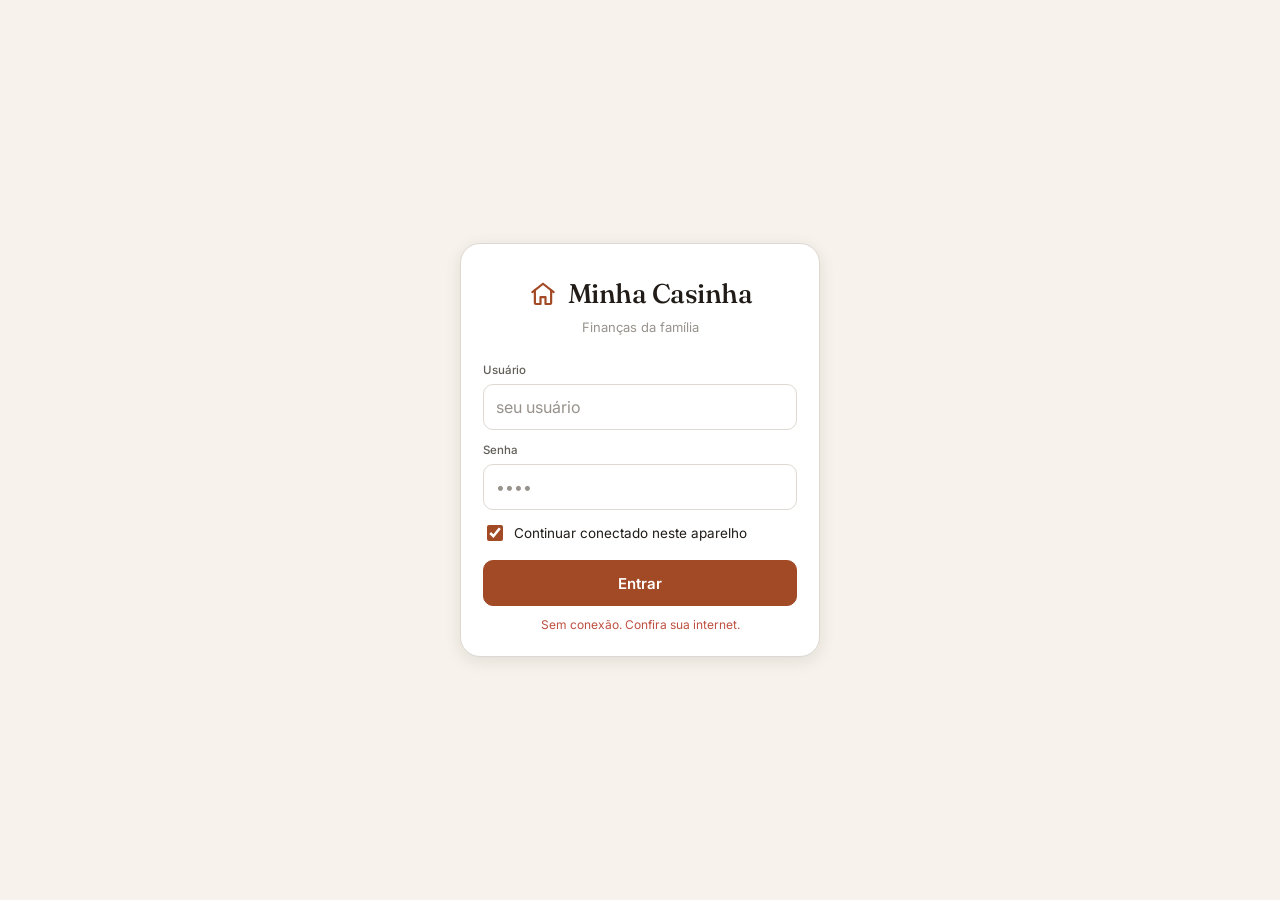
<file: index.html>
<!DOCTYPE html>
<html lang="pt-BR" data-theme="light" data-cliente="casinha">
<head>
<meta charset="UTF-8">
<meta name="viewport" content="width=device-width, initial-scale=1.0, maximum-scale=1.0, viewport-fit=cover">
<title>Minha Casinha</title>
<script>
  (function(){ var t=null; try{ t=localStorage.getItem('tema'); }catch(e){}
    t = t || (matchMedia('(prefers-color-scheme: dark)').matches ? 'dark' : 'light');
    document.documentElement.setAttribute('data-theme', t); })();
</script>
<link rel="preconnect" href="https://fonts.googleapis.com">
<link rel="preconnect" href="https://fonts.gstatic.com" crossorigin>
<link href="https://fonts.googleapis.com/css2?family=Fraunces:opsz,wght@9..144,400;9..144,500;9..144,600&family=Inter:wght@400;500;600;700&display=swap" rel="stylesheet">
<link rel="stylesheet" href="estilo/tokens.css">
<link rel="stylesheet" href="estilo/componentes.css">
<style>
  /* Cores das pessoas na divisão: 1ª sálvia, 2ª terracota (ver tema casinha) */
  :root{ --p1:var(--accent-2); --p2:var(--accent); --p3:var(--info); --p4:var(--warn); --nav-h:60px; --cab-h:52px;
    --neutro-barra:color-mix(in srgb, var(--text-3) 35%, var(--bg)); }
  /* rolagem leve: sem transição de cor no body (vem do tokens.css), sem blur, sem sombra no conteúdo */
  body{ font-size:15px; min-height:100vh; min-height:100dvh; transition:none; }
  html.travado{ overflow:hidden; }
  button{ font:inherit; color:inherit; -webkit-tap-highlight-color:transparent; }
  svg.ic{ width:20px; height:20px; fill:none; stroke:currentColor; stroke-width:1.75; stroke-linecap:round; stroke-linejoin:round; flex:none; }
  .rot{ font-size:var(--fs-xs); font-weight:600; text-transform:uppercase; letter-spacing:var(--kern-rotulo); color:var(--text-3); }
  [hidden]{ display:none !important; }
  .num{ font-variant-numeric:tabular-nums; }
  .pg .card{ box-shadow:none; }
  .btn-escuro{ background:var(--text); border-color:var(--text); color:var(--bg); font-weight:600; }
  .btn-escuro:hover, .btn-escuro:active{ background:var(--text); border-color:var(--text); color:var(--bg); opacity:.88; }
  .pt{ display:inline-block; width:6px; height:6px; border-radius:50%; background:var(--warn); flex:none; }
  .pt.anel{ background:transparent; box-shadow:inset 0 0 0 1.5px var(--warn); }
  .pt.ok{ background:var(--ok); } .pt.info{ background:var(--info); } .pt.nada{ background:transparent; }

  /* ── entrada (carregando / login) ── */
  .tela-cheia{ position:fixed; inset:0; background:var(--bg); display:flex; flex-direction:column; align-items:center; justify-content:center; gap:16px; z-index:40; transition:opacity .35s; padding:16px; }
  .tela-cheia.some{ opacity:0; pointer-events:none; }
  .wordmark{ font-family:var(--fonte-titulo); font-size:30px; font-weight:500; letter-spacing:-.02em; display:flex; align-items:center; gap:10px; }
  .wordmark svg{ width:30px; height:30px; color:var(--accent); }
  .giro{ width:22px; height:22px; border:2px solid var(--border); border-top-color:var(--accent); border-radius:50%; animation:giro .7s linear infinite; }
  @keyframes giro{ to{ transform:rotate(360deg); } }
  .login-caixa{ width:min(360px, 100%); background:var(--surface); border:1px solid var(--border); border-radius:var(--raio-xl); padding:30px 22px 22px; box-shadow:var(--sombra-2); }
  .login-caixa .wordmark{ justify-content:center; font-size:27px; }
  .login-sub{ text-align:center; color:var(--text-3); font-size:13px; margin:4px 0 24px; }
  .login-err{ font-size:12px; color:var(--bad); text-align:center; margin-top:10px; min-height:18px; }

  /* ── cabeçalho fixo: o período mora aqui ── */
  .cab{ position:sticky; top:0; z-index:10; background:var(--bg); border-bottom:1px solid var(--border); padding-top:env(safe-area-inset-top); }
  .cab-in{ max-width:680px; margin:0 auto; height:var(--cab-h); padding:0 10px 0 16px; display:flex; align-items:center; justify-content:space-between; gap:8px; }
  .cab-tit{ font-family:var(--fonte-titulo); font-size:22px; font-weight:500; letter-spacing:-.02em; white-space:nowrap; overflow:hidden; text-overflow:ellipsis; min-width:0; }
  .cab-tit .t-3{ font-weight:400; }
  .cab-dir{ display:flex; align-items:center; gap:2px; flex:none; }
  .cab .btn-icone{ width:34px; height:34px; min-height:34px; }
  .cab #hojeBtn{ margin-right:4px; }
  .eng{ position:relative; }
  .eng .dot{ position:absolute; top:5px; right:5px; width:7px; height:7px; box-shadow:0 0 0 2px var(--bg); }
  .aviso-assin{ background:var(--warn-suave); color:var(--text); font-size:12.5px; text-align:center; padding:6px 16px; }
  @media (max-width:359px){ .cab-tit .ano-cab{ display:none; } }

  /* ── páginas ── */
  .pg{ max-width:680px; margin:0 auto; padding:12px 16px calc(var(--nav-h) + 88px + env(safe-area-inset-bottom)); }
  #pgAno, #pgLembretes{ padding-bottom:calc(var(--nav-h) + 24px + env(safe-area-inset-bottom)); }

  /* ── herói no papel ── */
  .heroi{ padding-top:4px; }
  .heroi-val{ font-family:var(--fonte-titulo); font-size:34px; font-weight:500; letter-spacing:-.03em; line-height:38px; font-variant-numeric:lining-nums tabular-nums; }
  .resumo{ margin-top:2px; min-height:20px; font-size:13px; font-weight:500; color:var(--text-2); display:flex; flex-wrap:wrap; align-items:center; gap:0 7px; }
  .resumo button{ border:0; background:none; padding:6px 0; margin:-6px 0; cursor:pointer; display:inline-flex; align-items:center; gap:6px; color:var(--text-2); font-weight:500; }
  .resumo .sep{ color:var(--text-3); }
  .heroi-barra{ margin-top:14px; }

  /* barra da divisão: Geff da esquerda, Vi da direita, marca no meio, acerto listrado */
  .barra-wrap{ position:relative; padding:3px 0; }
  .barra{ position:relative; display:flex; height:8px; border-radius:var(--raio-pill); overflow:hidden; background:var(--surface-2); }
  .barra > span{ height:100%; background:var(--c); }
  .barra > span.listra, .fill > span.listra, .col-pilha > span.listra{ background:repeating-linear-gradient(-45deg, var(--c) 0 3px, color-mix(in srgb, var(--c) 35%, var(--bg)) 3px 6px); }
  .barra-fina{ height:6px; }
  .barra-meio{ position:absolute; left:50%; top:-1px; bottom:-1px; width:2px; margin-left:-1px; background:var(--text); border-radius:2px; }

  .pessoas{ display:flex; flex-wrap:wrap; justify-content:space-between; gap:2px 10px; margin-top:8px; }
  .pessoas.varias{ justify-content:flex-start; gap:2px 18px; }
  .pessoas:not(.varias) > .pessoa-b:last-child{ margin-left:auto; margin-right:-8px; }
  .pessoa-b{ border:0; background:none; display:inline-flex; align-items:center; gap:6px; padding:4px 8px; margin:0 -8px; border-radius:var(--raio-pill); font-size:13.5px; min-width:0; white-space:nowrap; }
  button.pessoa-b{ cursor:pointer; }
  .pessoa-b[aria-pressed="true"]{ background:var(--surface-2); }
  .pessoa-b .pt{ width:7px; height:7px; }
  .pessoa-b .nm{ color:var(--text-2); font-weight:500; }
  .pessoa-b b{ font-weight:600; font-variant-numeric:tabular-nums; }
  .pessoa-b .pc{ font-size:12px; color:var(--text-3); font-variant-numeric:tabular-nums; }

  .status{ display:flex; align-items:center; gap:10px; margin-top:10px; min-height:36px; }
  .status-txt{ flex:1; min-width:0; }
  .status-tit{ font-size:14px; font-weight:600; display:flex; align-items:center; gap:8px; }
  .status-sub{ font-size:12.5px; font-weight:400; color:var(--text-3); }
  .status-det{ font-size:12px; color:var(--text-3); margin-left:14px; }
  .status .btn{ min-height:32px; }

  /* ── controles ── */
  .seg{ display:inline-flex; background:var(--surface-2); border-radius:var(--raio); padding:3px; gap:2px; }
  .seg button{ border:0; background:transparent; padding:7px 14px; border-radius:var(--raio-sm); font-size:13px; font-weight:500; color:var(--text-2); cursor:pointer; transition:background var(--transicao), color var(--transicao); }
  .seg button.on{ background:var(--surface); color:var(--text); box-shadow:var(--sombra-1); }
  .seg-bloco{ display:flex; } .seg-bloco button{ flex:1; }
  .vista{ margin-top:16px; }
  .filtro-ativo{ display:flex; align-items:center; gap:10px; margin:0 0 10px; }
  .filtro-ativo .chip{ text-transform:none; letter-spacing:0; font-size:12.5px; font-weight:600; padding:4px 10px; gap:6px; }
  .opcs{ display:flex; flex-wrap:wrap; gap:8px; }
  .opc{ border:1px solid var(--border); background:var(--surface); color:var(--text-2); border-radius:var(--raio-pill); padding:9px 15px; font-size:14px; cursor:pointer; display:inline-flex; align-items:center; gap:7px; transition:background var(--transicao), color var(--transicao), border-color var(--transicao); }
  .opc.on{ border-color:var(--accent); background:var(--accent-suave); color:var(--accent); font-weight:600; }
  .opc .dot{ width:8px; height:8px; }

  /* ── lançamentos (sem cartão, direto no papel) ── */
  .grupo-tit{ display:flex; align-items:center; justify-content:space-between; min-height:24px; }
  .lista + .grupo-tit{ margin-top:16px; }
  .grupo-tit.depois{ margin-top:16px; }
  .grupo-tit .num{ font-size:12px; font-weight:600; color:var(--text-2); }
  .linhas{ margin:0 -16px; }
  .item{ display:flex; align-items:center; gap:12px; padding:10px 16px; min-height:56px; cursor:pointer; position:relative; }
  .item + .item::before{ content:''; position:absolute; top:0; left:60px; right:0; height:1px; background:var(--border); }
  .item:active{ background:var(--linha-hover); }
  .item-ic{ width:32px; height:32px; border-radius:var(--raio); background:var(--surface-2); display:flex; align-items:center; justify-content:center; font-size:16px; flex:none; }
  .item-txt{ flex:1; min-width:0; }
  .item-desc{ font-size:14.5px; font-weight:500; }
  .item-meta{ font-size:12px; color:var(--text-3); margin-top:1px; overflow:hidden; text-overflow:ellipsis; white-space:nowrap; }
  .item-dir{ display:flex; flex-direction:column; align-items:flex-end; gap:3px; flex:none; }
  .item-val{ display:inline-flex; align-items:center; gap:6px; font-size:14.5px; font-weight:600; font-variant-numeric:tabular-nums; }
  .item-val .pt{ width:7px; height:7px; }
  .item .chip{ font-size:9.5px; padding:1px 8px; }
  .vazio-txt{ text-align:center; color:var(--text-3); font-size:13px; padding:32px 0; }

  /* ── tabela compacta: categorias e mês a mês ── */
  .ct{ display:grid; grid-template-columns:18px minmax(0,1fr) 50px 50px 58px; column-gap:6px; align-items:center; }
  .ct.ct-2{ grid-template-columns:18px minmax(0,1fr) 64px; }
  .ct-cab{ height:24px; font-size:10.5px; font-weight:600; letter-spacing:var(--kern-rotulo); text-transform:uppercase; color:var(--text-3); white-space:nowrap; }
  .ct-cab > span:nth-child(2){ overflow:hidden; text-overflow:ellipsis; }
  .ct.ct-cab .n{ display:block; text-align:right; overflow:hidden; text-overflow:ellipsis; text-transform:none; letter-spacing:0; font-size:11.5px; font-weight:600; }
  .ct-cab .n .pt{ margin-right:4px; vertical-align:middle; }
  .ct-lin{ border:0; border-top:1px solid var(--border); background:none; text-align:left; cursor:pointer; padding:9px 16px; margin:0 -16px; width:calc(100% + 32px); font:inherit; color:inherit; }
  .ct-lin:active{ background:var(--linha-hover); }
  .ct-lin .em{ font-size:16px; text-align:center; line-height:1; }
  .ct-lin .nm{ font-size:14px; font-weight:500; white-space:nowrap; overflow:hidden; text-overflow:ellipsis; }
  .ct-lin .nm.forte{ font-weight:700; }
  .ct .n{ text-align:right; font-size:13.5px; font-weight:500; font-variant-numeric:tabular-nums; white-space:nowrap; }
  .ct .n.tot{ font-weight:600; }
  .ct .n.zero{ color:var(--text-3); font-weight:400; }
  .ct .n.passou{ color:var(--bad); }
  .ct-st{ display:flex; align-items:center; justify-content:center; }
  .ct-st svg.ic{ width:15px; height:15px; color:var(--ok); stroke-width:2.4; }
  .ct-barra{ grid-column:2 / -1; position:relative; height:6px; margin-top:6px; }
  .fill{ height:6px; display:flex; gap:1px; border-radius:var(--raio-pill); overflow:hidden; }
  .fill > span{ height:100%; background:var(--c); flex:none; }
  .ct-barra .marca{ position:absolute; top:-3px; width:2px; height:12px; margin-left:-1px; border-radius:2px; background:var(--text-2); }
  .ct-barra .marca.meio{ background:var(--text); }
  .ct-acerto{ grid-column:2 / -1; display:flex; align-items:center; justify-content:space-between; gap:8px; margin-top:8px; font-size:12.5px; font-weight:500; color:var(--text); }
  .ct-acerto .btn{ min-height:28px; padding:4px 12px; flex:none; }
  .ct-rod{ display:flex; align-items:center; justify-content:space-between; gap:8px; flex-wrap:wrap; min-height:40px; border-top:1px solid var(--border); font-size:11.5px; color:var(--text-3); }
  .leg-grupo{ display:flex; flex-wrap:wrap; gap:4px 12px; }
  .leg{ display:inline-flex; align-items:center; gap:5px; }
  .leg-q{ width:10px; height:6px; border-radius:2px; background:var(--c); }
  .leg-q.listra{ background:repeating-linear-gradient(-45deg, var(--text-3) 0 2px, transparent 2px 4px); }
  .leg-traco{ width:2px; height:11px; border-radius:2px; background:var(--text-2); }
  .leg-traco.meio{ background:var(--text); }

  /* ── ano: os 12 meses lado a lado, baixinho ── */
  .cols{ display:grid; grid-template-columns:repeat(12, minmax(0,1fr)); gap:5px; align-items:end; margin-top:16px; }
  .col{ border:0; background:none; padding:0; display:flex; flex-direction:column; align-items:center; gap:4px; cursor:pointer; min-width:0; }
  .col-area{ position:relative; width:100%; max-width:26px; height:64px; display:flex; align-items:flex-end; }
  .col-pilha{ width:100%; display:flex; flex-direction:column-reverse; border-radius:4px 4px 2px 2px; overflow:hidden; background:var(--surface-2); }
  .col-pilha > span{ display:block; width:100%; background:var(--c); flex:none; }
  .col-vazia{ width:100%; height:2px; border-radius:2px; background:var(--border); }
  .col-meio{ position:absolute; left:-2px; right:-2px; height:2px; margin-bottom:-1px; background:var(--text); border-radius:2px; }
  .col-mes{ font-size:10px; color:var(--text-3); line-height:1; }
  .col.atual .col-mes{ color:var(--text); font-weight:700; }
  .col .pt{ width:5px; height:5px; }
  .anos-tab{ margin-top:22px; }

  /* lista de acertos dentro da gaveta */
  .ac-item{ display:flex; align-items:center; gap:10px; padding:10px 0; font-size:13.5px; }
  .ac-item + .ac-item{ border-top:1px solid var(--border); }
  .ac-item .num{ font-weight:600; margin-left:auto; }
  .previa{ font-size:13px; margin:2px 0 14px; min-height:20px; }

  /* ── gavetas ── */
  .gaveta{ z-index:30; overscroll-behavior:contain; }
  .gaveta-aberta .gaveta-caixa{ animation:sobe .28s cubic-bezier(.16,1,.3,1); }
  @keyframes sobe{ from{ transform:translateY(24px); opacity:.6; } to{ transform:none; opacity:1; } }
  .gaveta-caixa{ max-width:560px; overscroll-behavior:contain; }
  .gaveta-tit{ font-family:var(--fonte-titulo); font-size:23px; font-weight:500; letter-spacing:-.02em; }
  .gaveta .campo > label, .gaveta .campo > .rot{ font-size:var(--fs-xs); font-weight:600; text-transform:uppercase; letter-spacing:var(--kern-rotulo); color:var(--text-3); }
  .gaveta .campo{ margin-bottom:16px; }
  .cats{ display:grid; grid-template-columns:repeat(4, minmax(0,1fr)); gap:7px; }
  @media (max-width:420px){ .cats{ grid-template-columns:repeat(3, minmax(0,1fr)); } }
  .cat-opt{ display:flex; flex-direction:column; align-items:center; gap:4px; padding:10px 4px 8px; border-radius:var(--raio); border:1px solid var(--border); background:var(--surface); cursor:pointer; font-size:11px; color:var(--text-2); text-align:center; line-height:1.2; transition:background var(--transicao), color var(--transicao), border-color var(--transicao); min-width:0; }
  .cat-opt .em{ font-size:20px; }
  .cat-opt span:last-child{ overflow:hidden; text-overflow:ellipsis; max-width:100%; white-space:nowrap; }
  .cat-opt.on{ border-color:var(--accent); background:var(--accent-suave); color:var(--accent); font-weight:600; }
  .acoes-gaveta{ display:flex; gap:8px; margin-top:6px; }
  .acoes-gaveta .btn{ min-height:46px; font-size:15px; }
  .acoes-gaveta .btn-primario{ flex:1; }
  .conf-sec{ padding:16px 0; border-top:1px solid var(--border); }
  .conf-sec:first-of-type{ border-top:0; padding-top:0; }
  .conf-sec > .rot{ margin-bottom:10px; display:block; }
  .tag-lista{ display:flex; flex-wrap:wrap; gap:6px; margin-bottom:10px; }
  .tag{ display:inline-flex; align-items:center; gap:6px; padding:6px 6px 6px 12px; border-radius:var(--raio-pill); background:var(--surface-2); font-size:13.5px; }
  .tag button{ border:0; background:transparent; width:22px; height:22px; border-radius:50%; cursor:pointer; color:var(--text-3); display:flex; align-items:center; justify-content:center; }
  .tag button:active{ background:var(--bad-suave); color:var(--bad); }
  .tag button svg{ width:13px; height:13px; }
  .linha-add{ display:flex; gap:8px; }
  .linha-add input{ flex:1; min-width:0; font:inherit; font-size:16px; padding:9px 12px; border:1px solid var(--border); border-radius:var(--raio); background:var(--surface); color:var(--text); }
  .linha-add input:focus{ outline:2px solid var(--accent-suave); border-color:var(--accent); }
  .emojis{ display:flex; flex-wrap:wrap; gap:5px; margin-bottom:10px; }
  .emojis button{ width:36px; height:36px; border-radius:var(--raio-sm); border:1px solid var(--border); background:var(--surface); cursor:pointer; font-size:18px; }
  .emojis button.on{ border-color:var(--accent); background:var(--accent-suave); }
  .meta-linha{ display:grid; grid-template-columns:26px minmax(0,1fr) 130px; align-items:center; gap:10px; margin-bottom:10px; font-size:14px; }
  .meta-linha input{ font:inherit; font-size:16px; padding:8px 10px; border:1px solid var(--border); border-radius:var(--raio); background:var(--surface); color:var(--text); width:100%; }

  /* ── lembretes ── */
  .lem-topo{ display:flex; justify-content:flex-end; min-height:18px; margin-bottom:6px; }
  .lem-prog{ height:4px; background:var(--surface-2); border-radius:var(--raio-pill); overflow:hidden; margin-bottom:16px; }
  .lem-prog span{ display:block; height:100%; background:var(--ok); border-radius:inherit; }
  .lem-novo{ margin-bottom:18px; }
  .lem-novo textarea{ font:inherit; font-size:16px; width:100%; margin-top:8px; padding:9px 12px; border:1px solid var(--border); border-radius:var(--raio); background:var(--surface); color:var(--text); resize:none; min-height:56px; }
  .lem-novo textarea:focus{ outline:2px solid var(--accent-suave); border-color:var(--accent); }
  .lista{ padding:0; overflow:hidden; }
  .grupo-tit + .lista, .grupo-tit + .linhas{ margin-top:4px; }
  .lem{ display:flex; align-items:flex-start; gap:12px; padding:13px 16px; }
  .lem + .lem{ border-top:1px solid var(--border); }
  .lem-check{ width:22px; height:22px; border-radius:50%; border:1.5px solid var(--border); background:var(--surface); cursor:pointer; flex:none; display:flex; align-items:center; justify-content:center; color:transparent; margin-top:1px; transition:background var(--transicao), border-color var(--transicao); padding:0; }
  .lem-check svg{ width:13px; height:13px; stroke-width:2.5; }
  .lem.feito .lem-check{ background:var(--ok); border-color:var(--ok); color:var(--surface); }
  .lem-corpo{ flex:1; min-width:0; }
  .lem-nome{ font-size:14.5px; font-weight:500; }
  .lem.feito .lem-nome{ color:var(--text-3); text-decoration:line-through; }
  .lem-sub{ font-size:12.5px; color:var(--text-2); margin-top:3px; white-space:pre-wrap; }
  .lem.feito .lem-sub{ opacity:.6; }
  .lem-data{ font-size:11px; color:var(--text-3); margin-top:4px; }

  /* ── navegação de baixo + botão de novo ── */
  .nav{ position:fixed; left:0; right:0; bottom:0; z-index:10; background:var(--surface); border-top:1px solid var(--border); padding-bottom:env(safe-area-inset-bottom); }
  .nav-in{ max-width:480px; margin:0 auto; display:flex; }
  .nav-b{ flex:1; border:0; background:none; cursor:pointer; display:flex; flex-direction:column; align-items:center; justify-content:center; gap:3px; height:var(--nav-h); font-size:11px; font-weight:500; color:var(--text-3); position:relative; }
  .nav-b svg.ic{ width:22px; height:22px; }
  .nav-b.on{ color:var(--accent); font-weight:600; }
  .nav-badge{ position:absolute; top:7px; left:calc(50% + 6px); background:var(--accent); color:var(--accent-texto); font-size:9.5px; font-weight:700; min-width:17px; height:17px; border-radius:var(--raio-pill); display:flex; align-items:center; justify-content:center; padding:0 4px; border:2px solid var(--surface); }
  .fab{ position:fixed; right:max(16px, calc(50% - 324px)); bottom:calc(var(--nav-h) + 16px + env(safe-area-inset-bottom)); z-index:11; width:54px; height:54px; border-radius:var(--raio-lg); border:0; background:var(--accent); color:var(--accent-texto); box-shadow:var(--sombra-2); display:flex; align-items:center; justify-content:center; cursor:pointer; }
  .fab:active{ opacity:.9; }
  .fab svg{ width:26px; height:26px; stroke-width:2; }
  .toast{ bottom:calc(var(--nav-h) + 22px + env(safe-area-inset-bottom)); z-index:35; }

  /* hover só onde tem mouse: no toque ele gruda depois de rolar */
  @media (hover:hover){
    .item:hover, .ct-lin:hover{ background:var(--linha-hover); }
    .lem-check:hover{ border-color:var(--ok); }
    .tag button:hover{ background:var(--bad-suave); color:var(--bad); }
  }
  @media (min-width:560px){ .heroi-val{ font-size:42px; line-height:46px; } }
</style>
</head>
<body>

<svg width="0" height="0" style="position:absolute" aria-hidden="true">
  <symbol id="i-casa" viewBox="0 0 24 24"><path d="M3.5 10.5 12 3.8l8.5 6.7"/><path d="M5.5 9v10.2c0 .5.4.8.8.8H10v-5.5h4V20h3.7c.4 0 .8-.3.8-.8V9"/></symbol>
  <symbol id="i-eng" viewBox="0 0 24 24"><circle cx="12" cy="12" r="3"/><path d="M19.4 15a1.7 1.7 0 0 0 .3 1.8l.1.1a2 2 0 1 1-2.8 2.8l-.1-.1a1.7 1.7 0 0 0-1.8-.3 1.7 1.7 0 0 0-1 1.5V21a2 2 0 1 1-4 0v-.1a1.7 1.7 0 0 0-1.1-1.5 1.7 1.7 0 0 0-1.8.3l-.1.1a2 2 0 1 1-2.8-2.8l.1-.1a1.7 1.7 0 0 0 .3-1.8 1.7 1.7 0 0 0-1.5-1H3a2 2 0 1 1 0-4h.1a1.7 1.7 0 0 0 1.5-1.1 1.7 1.7 0 0 0-.3-1.8l-.1-.1a2 2 0 1 1 2.8-2.8l.1.1a1.7 1.7 0 0 0 1.8.3H9a1.7 1.7 0 0 0 1-1.5V3a2 2 0 1 1 4 0v.1a1.7 1.7 0 0 0 1 1.5 1.7 1.7 0 0 0 1.8-.3l.1-.1a2 2 0 1 1 2.8 2.8l-.1.1a1.7 1.7 0 0 0-.3 1.8V9a1.7 1.7 0 0 0 1.5 1H21a2 2 0 1 1 0 4h-.1a1.7 1.7 0 0 0-1.5 1z"/></symbol>
  <symbol id="i-esq" viewBox="0 0 24 24"><path d="m14.5 6-6 6 6 6"/></symbol>
  <symbol id="i-dir" viewBox="0 0 24 24"><path d="m9.5 6 6 6-6 6"/></symbol>
  <symbol id="i-mais" viewBox="0 0 24 24"><path d="M12 5v14M5 12h14"/></symbol>
  <symbol id="i-x" viewBox="0 0 24 24"><path d="M6 6l12 12M18 6 6 18"/></symbol>
  <symbol id="i-check" viewBox="0 0 24 24"><path d="m5 12.5 4.5 4.5L19 7.5"/></symbol>
  <symbol id="i-ok" viewBox="0 0 24 24"><circle cx="12" cy="12" r="9"/><path d="m8 12.3 2.8 2.8L16.2 9.6"/></symbol>
  <symbol id="i-mes" viewBox="0 0 24 24"><rect x="3.5" y="5" width="17" height="15.5" rx="3"/><path d="M3.5 10h17M8 3v4M16 3v4"/></symbol>
  <symbol id="i-ano" viewBox="0 0 24 24"><path d="M4 20h16"/><rect x="5" y="11" width="3" height="6" rx="1"/><rect x="10.5" y="6" width="3" height="11" rx="1"/><rect x="16" y="9" width="3" height="8" rx="1"/></symbol>
  <symbol id="i-lem" viewBox="0 0 24 24"><path d="M9 6h11M9 12h11M9 18h11"/><path d="m3.5 6 1.2 1.2L7 5M3.5 12l1.2 1.2L7 11"/><circle cx="5" cy="18" r="1.2"/></symbol>
  <symbol id="i-lixo" viewBox="0 0 24 24"><path d="M4 7h16M10 11v6M14 11v6M6 7l1 12a2 2 0 0 0 2 2h6a2 2 0 0 0 2-2l1-12M9 7V4h6v3"/></symbol>
</svg>

<!-- CARREGANDO -->
<div class="tela-cheia" id="loadingScreen">
  <div class="wordmark"><svg class="ic"><use href="#i-casa"/></svg>Minha Casinha</div>
  <div class="giro"></div>
  <div class="sm t-3" id="loadingMsg">Iniciando…</div>
</div>

<!-- LOGIN -->
<div class="tela-cheia" id="loginScreen" style="display:none">
  <div class="login-caixa">
    <div class="wordmark"><svg class="ic"><use href="#i-casa"/></svg>Minha Casinha</div>
    <div class="login-sub">Finanças da família</div>
    <div class="campo"><label for="loginUser">Usuário</label><input type="text" id="loginUser" placeholder="seu usuário" autocomplete="username" autocapitalize="none"></div>
    <div class="campo"><label for="loginPass">Senha</label><input type="password" id="loginPass" placeholder="••••" autocomplete="current-password" maxlength="32"></div>
    <label class="campo-linha" style="margin:4px 0 16px"><input type="checkbox" id="loginRemember" checked> Continuar conectado neste aparelho</label>
    <button class="btn btn-primario btn-bloco" id="btnLogin" style="min-height:46px;font-size:15px">Entrar</button>
    <div class="login-err" id="loginErr"></div>
  </div>
</div>

<div class="toast" id="toast"></div>

<header class="cab" id="appHeader" hidden>
  <div class="cab-in">
    <div class="cab-tit" id="cabTit"></div>
    <div class="cab-dir">
      <button class="btn btn-sm btn-pill" id="hojeBtn" hidden>Hoje</button>
      <button class="btn btn-fantasma btn-icone" id="prevBtn" aria-label="Mês anterior"><svg class="ic"><use href="#i-esq"/></svg></button>
      <button class="btn btn-fantasma btn-icone" id="nextBtn" aria-label="Próximo mês"><svg class="ic"><use href="#i-dir"/></svg></button>
      <button class="btn btn-fantasma btn-icone eng" id="settingsBtn" aria-label="Configurações"><svg class="ic"><use href="#i-eng"/></svg><span class="dot" id="syncDot" hidden></span></button>
    </div>
  </div>
  <div class="aviso-assin" id="diasBadge" hidden></div>
</header>

<!-- MÊS -->
<main class="pg" id="pgMes" hidden>
  <section class="heroi" id="heroMes"></section>
  <div class="seg seg-bloco vista" id="segVista">
    <button class="on" data-v="lista">Lançamentos</button>
    <button data-v="categorias">Categorias</button>
  </div>
  <div id="contentArea" style="margin-top:16px"></div>
</main>

<!-- ANO -->
<main class="pg" id="pgAno" hidden>
  <section class="heroi" id="heroAno"></section>
  <div class="anos-tab" id="tabAno"></div>
</main>

<!-- LEMBRETES -->
<main class="pg" id="pgLembretes" hidden>
  <div class="lem-topo"><span class="xs t-3" id="lemStats"></span></div>
  <div class="lem-prog"><span id="lemProgBar" style="width:0%"></span></div>
  <section class="card lem-novo">
    <div class="linha-add">
      <input type="text" id="lemTitulo" placeholder="Nova tarefa, ex.: comprar controle do portão" maxlength="100" autocomplete="off">
      <button class="btn btn-primario" onclick="addLembrete()">Adicionar</button>
    </div>
    <textarea id="lemSub" placeholder="Detalhes ou itens (opcional)" rows="2"></textarea>
  </section>
  <div id="lemContent"></div>
</main>

<nav class="nav" id="bottomNav" hidden>
  <div class="nav-in">
    <button class="nav-b on" data-tab="mes"><svg class="ic"><use href="#i-mes"/></svg>Mês</button>
    <button class="nav-b" data-tab="ano"><svg class="ic"><use href="#i-ano"/></svg>Ano</button>
    <button class="nav-b" data-tab="lembretes"><svg class="ic"><use href="#i-lem"/></svg>Lembretes<span class="nav-badge" id="lemBadge" hidden></span></button>
  </div>
</nav>
<button class="fab" id="fabBtn" hidden aria-label="Novo lançamento"><svg class="ic"><use href="#i-mais"/></svg></button>

<!-- GAVETA: LANÇAMENTO -->
<div class="gaveta" id="overlay">
  <div class="gaveta-caixa">
    <button class="gaveta-x" onclick="closeModal()" aria-label="Fechar">×</button>
    <h2 class="gaveta-tit" id="modalTitle">Novo lançamento</h2>
    <div class="campo"><span class="rot">Categoria</span><div class="cats" id="catPicker"></div></div>
    <div class="campo"><label for="fDesc">Descrição</label><input type="text" id="fDesc" placeholder="Ex.: conta de luz, mercado" autocomplete="off"></div>
    <div class="campos-2" style="grid-template-columns:1fr 1fr">
      <div class="campo"><label for="fValor">Valor (R$)</label><input type="number" id="fValor" placeholder="0,00" step="0.01" min="0" inputmode="decimal"></div>
      <div class="campo"><label for="fData">Data</label><input type="date" id="fData"></div>
    </div>
    <div class="campo"><span class="rot">Status</span>
      <div class="seg seg-bloco" id="statusPicker">
        <button type="button" data-status="pago" onclick="selectStatus('pago')">Pago</button>
        <button type="button" data-status="pendente" onclick="selectStatus('pendente')">A pagar</button>
      </div>
    </div>
    <div class="campo" id="pessoaGroup" hidden><span class="rot">Quem pagou</span><div class="opcs" id="personPicker"></div></div>
    <div class="campo" id="cartaoGroup" hidden><span class="rot">Cartão de crédito (opcional)</span><div class="opcs" id="cartaoPicker"></div></div>
    <div class="campo" id="vencGroup" hidden><label for="fVenc">Vencimento (opcional)</label><input type="date" id="fVenc"></div>
    <div class="acoes-gaveta">
      <button class="btn btn-perigo btn-icone" id="btnExcluir" hidden aria-label="Excluir" style="width:46px;height:46px"><svg class="ic"><use href="#i-lixo"/></svg></button>
      <button class="btn btn-primario" id="btnSalvar">Salvar lançamento</button>
    </div>
  </div>
</div>

<!-- GAVETA: ACERTO -->
<div class="gaveta" id="gvAcerto">
  <div class="gaveta-caixa">
    <button class="gaveta-x" onclick="fecharAcerto()" aria-label="Fechar">×</button>
    <h2 class="gaveta-tit" id="acTit">Acerto</h2>
    <div id="acSituacao" style="margin:-4px 0 18px"></div>
    <div class="campo"><span class="rot">Quem passa o dinheiro</span><div class="opcs" id="acDe"></div></div>
    <div class="campo"><span class="rot">Quem recebe</span><div class="opcs" id="acPara"></div></div>
    <div class="campos-2" style="grid-template-columns:1fr 1fr">
      <div class="campo"><label for="acValor">Valor (R$)</label><input type="number" id="acValor" step="0.01" min="0" inputmode="decimal" placeholder="0,00"></div>
      <div class="campo"><label for="acData">Data</label><input type="date" id="acData"></div>
    </div>
    <div class="previa" id="acPrevia"></div>
    <div class="acoes-gaveta"><button class="btn btn-primario" id="acSalvar">Registrar acerto</button></div>
    <div id="acLista" style="margin-top:20px"></div>
  </div>
</div>

<!-- GAVETA: METAS -->
<div class="gaveta" id="overlayMetas">
  <div class="gaveta-caixa">
    <button class="gaveta-x" onclick="closeMetas()" aria-label="Fechar">×</button>
    <h2 class="gaveta-tit">Metas por categoria</h2>
    <p class="sm t-2" style="margin:-8px 0 18px">Limite mensal de cada categoria. Em branco fica sem meta.</p>
    <div id="metasForm"></div>
    <div class="acoes-gaveta"><button class="btn btn-primario" onclick="salvarMetas()">Salvar metas</button></div>
  </div>
</div>

<!-- GAVETA: CONFIGURAÇÕES -->
<div class="gaveta" id="overlaySettings">
  <div class="gaveta-caixa">
    <button class="gaveta-x" onclick="closeSettings()" aria-label="Fechar">×</button>
    <h2 class="gaveta-tit">Configurações</h2>
    <div class="conf-sec">
      <span class="rot">Pessoas da casa</span>
      <div class="tag-lista" id="memberList"></div>
      <div class="linha-add"><input type="text" id="newMemberInput" placeholder="Nome" maxlength="20"><button class="btn" onclick="addMember()">Adicionar</button></div>
    </div>
    <div class="conf-sec">
      <span class="rot">Cartões de crédito</span>
      <div class="tag-lista" id="cartaoList"></div>
      <div class="linha-add"><input type="text" id="newCartaoInput" placeholder="Nome do cartão" maxlength="20"><button class="btn" onclick="addCartao()">Adicionar</button></div>
    </div>
    <div class="conf-sec">
      <span class="rot">Categorias personalizadas</span>
      <div class="tag-lista" id="catCustomList"></div>
      <div class="emojis" id="emojiPicker"></div>
      <div class="linha-add"><input type="text" id="newCatInput" placeholder="Nome da categoria" maxlength="20"><button class="btn" onclick="addCatCustom()">Adicionar</button></div>
    </div>
    <div class="conf-sec">
      <span class="rot">Aparência</span>
      <div class="seg seg-bloco" id="segTema">
        <button data-t="auto">Automático</button><button data-t="light">Claro</button><button data-t="dark">Escuro</button>
      </div>
    </div>
    <div class="conf-sec">
      <span class="rot">Conta</span>
      <div class="sm t-2" id="contaInfo" style="margin-bottom:10px"></div>
      <div class="linha" style="gap:8px">
        <button class="btn" id="exportBtn">Exportar CSV do mês</button>
        <button class="btn btn-perigo" id="logoutBtn">Sair da conta</button>
      </div>
    </div>
    <div class="acoes-gaveta" style="margin-top:12px"><button class="btn btn-primario" onclick="saveSettings()">Salvar configurações</button></div>
  </div>
</div>

<script>
// ─── CONFIG ────────────────────────────────────────────────────────────────
const API_KEY = '$2a$10$xx2oRBFprplf6Pr1KMJXsO.uMNy7UfOgsmXCeQffAazNfecRttOp6';
const ADMIN_BIN = '69a50b39ae596e708f56abab';

// Contas carregadas dinamicamente do BIN admin
let ACCOUNTS = [];

async function loadAccounts() {
  try {
    const res = await fetch('https://api.jsonbin.io/v3/b/' + ADMIN_BIN + '/latest', {
      headers: { 'X-Master-Key': API_KEY }
    });
    if (!res.ok) throw new Error('HTTP ' + res.status);
    const data = await res.json();
    const clientes = data.record.clientes || [];
    const hoje = new Date(); hoje.setHours(0,0,0,0);
    ACCOUNTS = clientes
      .filter(c => c.ativo && c.binId)
      .filter(c => {
        const venc = new Date(c.vencimento + 'T00:00:00');
        return venc >= hoje;
      })
      .map(c => ({ username: c.user, password: c.senha, binId: c.binId, vencimento: c.vencimento, nome: c.nome, emoji: c.emoji }));
    return true;
  } catch(e) {
    console.error('Erro ao carregar contas:', e);
    ACCOUNTS = [];
    return false;
  }
}

// ─── STATE ─────────────────────────────────────────────────────────────────
let lancamentos = [];
let metas = {};
let members = ['Geff', 'Vi'];
let cartoes = ['Will', 'Nubank', 'Inter', 'Hipercard'];
let customCats = []; // { id, nome, emoji, color }
let lembretes = [];
let acertos = []; // { id, mes:'2026-06', de, para, valor, data, criadoEm, por }
let year, month, anoVista;
let selCat = null, selPessoa = null, selStatus = null, selCartao = null;
let view = 'lista';
let filtro = 'todos';
let editId = null;
let currentAccount = null;
let selEmojiCustom = '📌';
let tab = 'mes';

const M = ['Janeiro','Fevereiro','Março','Abril','Maio','Junho','Julho','Agosto','Setembro','Outubro','Novembro','Dezembro'];
const MA = ['jan','fev','mar','abr','mai','jun','jul','ago','set','out','nov','dez'];
const CORES_P = ['var(--p1)','var(--p2)','var(--p3)','var(--p4)'];
const PALETTE = ['#4A6FA5','#E07B39','#6B4FA5','#2A9D8F','#C7A93B','#E76F51','#8A847C','#D63B3B','#3B6FD6','#2A7A4B','#C8522A','#8B5CF6'];
const BASE_CATS = [
  { id:'moradia',     nome:'Moradia',     emoji:'🏠', color:'#4A6FA5' },
  { id:'alimentacao', nome:'Alimentação', emoji:'🛒', color:'#E07B39' },
  { id:'transporte',  nome:'Transporte',  emoji:'🚗', color:'#6B4FA5' },
  { id:'saude',       nome:'Saúde',       emoji:'💊', color:'#2A9D8F' },
  { id:'lazer',       nome:'Lazer',       emoji:'🍔', color:'#C7A93B' },
  { id:'funcionaria', nome:'Funcionária', emoji:'👩‍🍳', color:'#E76F51' },
  { id:'outros',      nome:'Outros',      emoji:'📦', color:'#8A847C' },
];
const EMOJI_OPTIONS = ['📌','⭐','🎯','🎉','🏋️','✈️','🎓','💻','🐾','🌿','🎸','🍕','☕','🛍️','💡','🔧','📚','💰','🎨','🏠'];

function getAllCats() {
  return [...BASE_CATS, ...customCats];
}
function corPessoa(nome) {
  const i = members.indexOf(nome);
  return CORES_P[(i < 0 ? 0 : i) % CORES_P.length];
}

// ─── API ───────────────────────────────────────────────────────────────────
async function apiFetch(path, opts={}) {
  const res = await fetch('https://api.jsonbin.io/v3' + path, {
    ...opts,
    headers: { 'Content-Type': 'application/json', 'X-Master-Key': API_KEY, ...(opts.headers||{}) }
  });
  if (!res.ok) throw new Error('HTTP ' + res.status);
  return res.json();
}

// 🪞 espelho local dos acertos: aparelho com a versão antiga do app salva o
// registro sem o campo "acertos" e ele some do bin. Campo AUSENTE (não vazio)
// é a assinatura disso; aí os acertos voltam daqui.
let _curarAcertos = false;
function _chaveEspelho() { return 'casinha_acertos_' + (currentAccount && currentAccount.binId); }
function espelharAcertos() { try { localStorage.setItem(_chaveEspelho(), JSON.stringify(acertos)); } catch(e) {} }
function lerEspelhoAcertos() { try { return JSON.parse(localStorage.getItem(_chaveEspelho()) || '[]'); } catch(e) { return []; } }

async function loadData() {
  const d = await apiFetch('/b/' + currentAccount.binId + '/latest');
  const r = d.record || {};
  lancamentos = r.lancamentos || [];
  metas = r.metas || {};
  members = r.members || ['Geff', 'Vi'];
  cartoes = r.cartoes || ['Will', 'Nubank', 'Inter', 'Hipercard'];
  customCats = r.customCats || [];
  lembretes = r.lembretes || [];
  if (Array.isArray(r.acertos)) { acertos = r.acertos; espelharAcertos(); }
  else { acertos = lerEspelhoAcertos(); _curarAcertos = acertos.length > 0; }
}

const _tombstones = new Set(); // ids apagados NESTA sessão — pro merge não ressuscitar exclusão
const _tombAcertos = new Set();
function _registro() { return { lancamentos, metas, members, cartoes, customCats, lembretes, acertos }; }
async function persist() {
  setSync('busy');
  try {
    // 🛟 backup local automático antes de salvar (últimos 5, por aparelho)
    try {
      const b = JSON.parse(localStorage.getItem('casinha_bkp') || '[]');
      b.unshift({ em: new Date().toISOString(), dados: _registro() });
      localStorage.setItem('casinha_bkp', JSON.stringify(b.slice(0, 5)));
    } catch(e) {}
    // 🤝 merge anti-perda: se outra pessoa salvou enquanto isso, junta em vez de sobrescrever
    try {
      const remoto = (await apiFetch('/b/' + currentAccount.binId + '/latest')).record || {};
      const locais = new Set(lancamentos.map(l => String(l.id)));
      (remoto.lancamentos || []).forEach(r => {
        const id = String(r.id);
        if (!locais.has(id) && !_tombstones.has(id)) lancamentos.push(r);
      });
      const acLocais = new Set(acertos.map(a => String(a.id)));
      (remoto.acertos || []).forEach(r => {
        const id = String(r.id);
        if (!acLocais.has(id) && !_tombAcertos.has(id)) acertos.push(r);
      });
    } catch(e) {} // sem rede pro merge → segue com o local (comportamento antigo)
    await apiFetch('/b/' + currentAccount.binId, {
      method: 'PUT',
      body: JSON.stringify(_registro())
    });
    espelharAcertos();
    _curarAcertos = false;
    setSync('ok');
  } catch(e) {
    setSync('err');
    showToast('Não salvou. Confira a internet.');
    throw e;
  }
}
function restaurarBackup(i) { // 🛟 volta um snapshot local (via console ou suporte)
  try {
    const b = JSON.parse(localStorage.getItem('casinha_bkp') || '[]')[i];
    if (!b) return showToast('Backup não encontrado');
    ({ lancamentos, metas, members, cartoes, customCats, lembretes, acertos } = { lancamentos: b.dados.lancamentos||[], metas: b.dados.metas||{}, members: b.dados.members||members, cartoes: b.dados.cartoes||cartoes, customCats: b.dados.customCats||[], lembretes: b.dados.lembretes||[], acertos: b.dados.acertos||acertos });
    persist(); renderAll(); showToast('Backup de ' + new Date(b.em).toLocaleString('pt-BR') + ' restaurado');
  } catch(e) { showToast('Erro ao restaurar'); }
}

function setSync(s) {
  // salvo = sem ponto; salvando = ponto pulsando; erro = ponto vermelho fixo
  const dot = document.getElementById('syncDot');
  dot.hidden = s !== 'busy' && s !== 'err';
  dot.className = 'dot ' + (s === 'busy' ? 'dot-warn dot-pulsa' : 'dot-bad');
  document.getElementById('settingsBtn').title = s === 'err' ? 'Erro ao salvar. Confira a internet.' : s === 'busy' ? 'Salvando' : 'Configurações';
}

// tela de entrada some de verdade depois do fade (antes ficava invisível por cima, com o giro rodando)
function sumir(el) { el.classList.add('some'); setTimeout(() => { if (el.classList.contains('some')) el.hidden = true; }, 400); }

// ─── LOGIN ─────────────────────────────────────────────────────────────────
function tryAutoLogin() {
  try {
    const saved = localStorage.getItem('casinha_session');
    if (saved) {
      const s = JSON.parse(saved);
      const acc = ACCOUNTS.find(a => a.username === s.username && a.password === s.password);
      if (acc) return acc;
    }
  } catch(e) {}
  return null;
}

function doLogin() {
  const user = document.getElementById('loginUser').value.trim().toLowerCase();
  const pass = document.getElementById('loginPass').value;
  const remember = document.getElementById('loginRemember').checked;
  const err = document.getElementById('loginErr');

  const acc = ACCOUNTS.find(a => a.username === user && a.password === pass);
  if (!acc) {
    err.innerHTML = 'Acesso bloqueado ou dados incorretos.<br><a href="https://wa.me/5582999999999" style="font-weight:600">Falar com o suporte</a>';
    document.getElementById('loginPass').value = '';
    return;
  }
  err.textContent = '';
  document.getElementById('loginPass').value = '';
  if (remember) localStorage.setItem('casinha_session', JSON.stringify({ username: acc.username, password: acc.password }));
  else localStorage.removeItem('casinha_session');
  startApp(acc);
}

function logout() {
  localStorage.removeItem('casinha_session');
  location.reload();
}

async function startApp(acc) {
  currentAccount = acc;
  sumir(document.getElementById('loginScreen'));
  document.getElementById('loadingMsg').textContent = 'Carregando dados…';
  const ld = document.getElementById('loadingScreen');
  ld.hidden = false;
  ld.classList.remove('some');

  try {
    await loadData();
  } catch(e) {
    setSync('err');
    document.getElementById('loadingMsg').textContent = 'Erro de conexão';
    await new Promise(r => setTimeout(r, 1200));
  }

  document.getElementById('appHeader').hidden = false;
  document.getElementById('bottomNav').hidden = false;

  // Assinatura: faixa fina embaixo do cabeçalho só quando faltam 7 dias ou menos
  const aviso = document.getElementById('diasBadge');
  if (acc.vencimento) {
    const hoje = new Date(); hoje.setHours(0,0,0,0);
    const venc = new Date(acc.vencimento + 'T00:00:00');
    const dias = Math.round((venc - hoje) / 86400000);
    aviso.hidden = dias > 7;
    aviso.textContent = dias <= 0 ? 'Assinatura vence hoje' : dias === 1 ? 'Assinatura vence amanhã' : 'Assinatura vence em ' + dias + ' dias';
  }

  buildCatPicker();
  try { const t = localStorage.getItem('casinha_aba'); if (t) tab = t; } catch(e) {}
  try { const v = localStorage.getItem('casinha_vista'); if (v === 'lista' || v === 'categorias') view = v; } catch(e) {}
  document.querySelectorAll('#segVista button').forEach(b => b.classList.toggle('on', b.dataset.v === view));
  switchTab(tab);
  renderLembretes();
  sumir(ld);
  if (_curarAcertos) persist().catch(() => {});
}

// ─── INIT ──────────────────────────────────────────────────────────────────
(async () => {
  const now = new Date();
  year = now.getFullYear(); month = now.getMonth(); anoVista = year;
  document.getElementById('fData').value = hojeISO();
  buildEmojiPicker();

  document.getElementById('btnLogin').onclick = doLogin;
  document.getElementById('loginPass').addEventListener('keydown', e => { if(e.key==='Enter') doLogin(); });

  document.getElementById('fabBtn').onclick = () => openModal(null);
  ['overlay','gvAcerto','overlayMetas','overlaySettings'].forEach(id => {
    document.getElementById(id).addEventListener('click', e => { if (e.target === e.currentTarget) fecharGaveta(id); });
  });
  document.addEventListener('keydown', e => {
    if (e.key === 'Escape') document.querySelectorAll('.gaveta.gaveta-aberta').forEach(g => fecharGaveta(g.id));
  });
  document.getElementById('btnSalvar').onclick = salvar;
  document.getElementById('btnExcluir').onclick = () => deletar(editId);
  document.getElementById('prevBtn').onclick = () => navegar(-1);
  document.getElementById('nextBtn').onclick = () => navegar(1);
  document.getElementById('hojeBtn').onclick = () => { const n = new Date(); year = n.getFullYear(); month = n.getMonth(); render(); };
  document.getElementById('exportBtn').onclick = exportCSV;
  document.getElementById('logoutBtn').onclick = () => { if (confirm('Sair da conta?')) logout(); };
  document.getElementById('settingsBtn').onclick = openSettings;
  document.getElementById('lemTitulo').addEventListener('keydown', e => { if(e.key==='Enter') addLembrete(); });
  document.querySelectorAll('#segVista button').forEach(b => b.onclick = () => setView(b.dataset.v));
  document.querySelectorAll('.nav-b').forEach(b => b.onclick = () => switchTab(b.dataset.tab));
  document.querySelectorAll('#segTema button').forEach(b => b.onclick = () => aplicarTema(b.dataset.t));
  document.getElementById('acSalvar').onclick = salvarAcerto;
  document.getElementById('acValor').addEventListener('input', atualizarPrevia);
  matchMedia('(prefers-color-scheme: dark)').addEventListener('change', () => { if (temaSalvo() === 'auto') aplicarTema('auto'); });

  // Carregar contas do BIN admin
  document.getElementById('loadingMsg').textContent = 'Verificando acesso…';
  const loaded = await loadAccounts();

  if (!loaded) {
    sumir(document.getElementById('loadingScreen'));
    document.getElementById('loginScreen').style.display = 'flex';
    document.getElementById('loginErr').textContent = 'Sem conexão. Confira sua internet.';
    setTimeout(() => document.getElementById('loginErr').textContent = '', 4000);
  } else {
    const saved = tryAutoLogin();
    if (saved) {
      await startApp(saved);
    } else {
      sumir(document.getElementById('loadingScreen'));
      document.getElementById('loginScreen').style.display = 'flex';
      setTimeout(() => document.getElementById('loginUser').focus(), 100);
    }
  }
})();

// ─── DIVISÃO 50/50 E ACERTOS ───────────────────────────────────────────────
// Cada mês: o que cada pessoa PAGOU (status pago, com "quem pagou") contra a
// parte justa (total ÷ pessoas). Acerto = dinheiro que um passou pro outro
// naquele mês; soma pra quem passou e desconta de quem recebeu. Mês fica
// equilibrado quando ninguém tem mais de 1 centavo pra acertar.
function chaveMes(y, m) { return y + '-' + String(m + 1).padStart(2, '0'); }
function nomeMes(chave) { const [y, m] = chave.split('-').map(Number); return M[m - 1] + ' ' + y; }

function balanco(chave) {
  const itens = lancamentos.filter(l => String(l.data || '').slice(0, 7) === chave);
  const pago = {}; members.forEach(m => pago[m] = 0);
  let total = 0, semDono = 0, nSemDono = 0, aPagar = 0, nAPagar = 0, totalMes = 0;
  itens.forEach(l => {
    const v = Number(l.valor) || 0;
    totalMes += v;
    if (l.status === 'pago') {
      if (l.pessoa && pago[l.pessoa] !== undefined) { pago[l.pessoa] += v; total += v; }
      else { semDono += v; nSemDono++; }
    } else { aPagar += v; nAPagar++; }
  });
  const parte = members.length ? total / members.length : 0;
  const acs = acertos.filter(a => a.mes === chave).sort((a, b) => String(a.data).localeCompare(String(b.data)));
  const saldo = {};
  members.forEach(m => saldo[m] = pago[m] - parte);
  acs.forEach(a => {
    const v = Number(a.valor) || 0;
    if (saldo[a.de] !== undefined) saldo[a.de] += v;
    if (saldo[a.para] !== undefined) saldo[a.para] -= v;
  });
  const devidas = quemDeve(saldo);
  const temMov = total > 0 || acs.length > 0;
  return { chave, itens, pago, total, totalMes, parte, semDono, nSemDono, aPagar, nAPagar, acs, saldo, devidas, temMov,
           equilibrado: temMov && members.length > 1 && devidas.length === 0 };
}

// saldo + = pagou a mais (tem a receber), − = deve. Devolve as transferências que zeram tudo.
function quemDeve(saldo) {
  const c = Object.entries(saldo).map(([m, v]) => ({ m, c: Math.round(v * 100) }));
  const dev = c.filter(x => x.c < -1).map(x => ({ m: x.m, c: -x.c })).sort((a, b) => b.c - a.c);
  const cre = c.filter(x => x.c > 1).sort((a, b) => b.c - a.c);
  const out = [];
  let i = 0, j = 0;
  while (i < dev.length && j < cre.length) {
    const v = Math.min(dev[i].c, cre[j].c);
    if (v > 1) out.push({ de: dev[i].m, para: cre[j].m, valor: v / 100 });
    dev[i].c -= v; cre[j].c -= v;
    if (dev[i].c <= 1) i++;
    if (cre[j].c <= 1) j++;
  }
  return out;
}

// pedaços da barra: com 2 pessoas, o acerto aparece listrado na cor de quem passou
function pedacos(b) {
  const T = b.total;
  if (!T) return [];
  if (members.length !== 2) return members.map(m => ({ w: b.pago[m] / T * 100, cor: corPessoa(m) }));
  const [p1, p2] = members;
  const G = b.pago[p1], V = b.pago[p2];
  let A = 0;
  b.acs.forEach(a => { const v = Number(a.valor) || 0; if (a.de === p1 && a.para === p2) A += v; else if (a.de === p2 && a.para === p1) A -= v; });
  const pct = x => Math.max(0, x) / T * 100;
  if (A >= 0) { const a = Math.min(A, V); return [{ w: pct(G), cor: CORES_P[0] }, { w: pct(a), cor: CORES_P[0], listra: true }, { w: pct(V - a), cor: CORES_P[1] }]; }
  const a = Math.min(-A, G);
  return [{ w: pct(G - a), cor: CORES_P[0] }, { w: pct(a), cor: CORES_P[1], listra: true }, { w: pct(V), cor: CORES_P[1] }];
}

function htmlBarra(b, fina) {
  const ps = pedacos(b);
  if (!ps.length) return '';
  return `<div class="barra-wrap"><div class="barra${fina ? ' barra-fina' : ''}">${ps.map(p => `<span class="${p.listra ? 'listra' : ''}" style="width:${p.w.toFixed(2)}%;--c:${p.cor}"></span>`).join('')}</div>${members.length === 2 ? '<i class="barra-meio"></i>' : ''}</div>`;
}

function textoDivida(d) { return `${esc(d.de)} deve ${fmt(d.valor)} pra ${esc(d.para)}`; }
function somaAcertos(b) { return b.acs.reduce((s, a) => s + (Number(a.valor) || 0), 0); }

// linha das pessoas: 1ª à esquerda, 2ª espelhada à direita (casa com os lados da barra)
function htmlPessoas(b, clicavel, compacto) {
  if (members.length < 2) return '';
  const val = v => compacto ? 'R$ ' + fmt0(v) : fmt(v);
  const item = (m, espelho) => {
    const pct = b.total ? Math.round(b.pago[m] / b.total * 100) : 0;
    const partes = [`<i class="pt" style="background:${corPessoa(m)}"></i>`, `<span class="nm">${esc(m)}</span>`, `<b>${val(b.pago[m])}</b>`, `<span class="pc">${pct}%</span>`];
    if (espelho) partes.reverse();
    if (!clicavel) return `<div class="pessoa-b">${partes.join('')}</div>`;
    return `<button class="pessoa-b" onclick="filtrarPessoa(${members.indexOf(m)})" aria-pressed="${filtro === 'p:' + m}">${partes.join('')}</button>`;
  };
  if (members.length === 2) return `<div class="pessoas">${item(members[0], false)}${item(members[1], true)}</div>`;
  return `<div class="pessoas varias">${members.map(m => item(m, false)).join('')}</div>`;
}

// linha de status do mês: quem deve quanto + Acertar, ou Equilibrado
function htmlStatus(b) {
  if (members.length < 2 || !b.temMov) return '';
  const n = b.acs.length;
  if (b.equilibrado) {
    return `<div class="status"><div class="status-txt"><div class="status-tit"><i class="pt ok"></i>Equilibrado${n ? `<span class="status-sub">· acertado ${fmt(somaAcertos(b))}</span>` : ''}</div></div>${n ? `<button class="btn btn-sm btn-fantasma" onclick="abrirAcerto('${b.chave}')">Ver</button>` : ''}</div>`;
  }
  return `<div class="status"><div class="status-txt">${b.devidas.map(d => `<div class="status-tit"><i class="pt"></i><span>${textoDivida(d)}</span></div>`).join('')}${n ? `<div class="status-det">já acertado ${fmt(somaAcertos(b))}</div>` : ''}</div><button class="btn btn-sm btn-pill btn-escuro" onclick="abrirAcerto('${b.chave}')">Acertar</button></div>`;
}

// ─── RENDER ────────────────────────────────────────────────────────────────
function renderAll() {
  if (tab === 'mes') render();
  else if (tab === 'ano') renderAno();
  renderLembretes();
}

function render() {
  atualizarCab();
  const b = balanco(chaveMes(year, month));
  renderHeroMes(b);
  view === 'lista' ? renderLista(getFiltered()) : renderCats(getMonthItems());
}

function getMonthItems() {
  const k = chaveMes(year, month);
  return lancamentos
    .filter(l => String(l.data || '').slice(0, 7) === k)
    .sort((a,b) => String(b.data).localeCompare(String(a.data)));
}

function catDe(l, ids) { return ids.has(l.categoria) ? l.categoria : 'outros'; }

function getFiltered() {
  const ids = new Set(getAllCats().map(c => c.id));
  return getMonthItems().filter(l => {
    if (filtro === 'todos') return true;
    if (filtro === 'pendente') return l.status !== 'pago';
    if (filtro === 'pago') return l.status === 'pago';
    if (filtro === 'semdono') return l.status === 'pago' && !members.includes(l.pessoa);
    if (filtro.startsWith('p:')) return l.status === 'pago' && l.pessoa === filtro.slice(2);
    if (filtro.startsWith('cat:')) return catDe(l, ids) === filtro.slice(4);
    return true;
  });
}

// título, setas e "Hoje" do cabeçalho seguem a aba
function atualizarCab() {
  const t = document.getElementById('cabTit');
  const n = new Date();
  const prev = document.getElementById('prevBtn'), next = document.getElementById('nextBtn');
  prev.hidden = next.hidden = tab === 'lembretes';
  if (tab === 'mes') {
    t.innerHTML = `${M[month]}<span class="t-3 ano-cab"> ${year}</span>`;
    prev.setAttribute('aria-label', 'Mês anterior'); next.setAttribute('aria-label', 'Próximo mês');
  } else if (tab === 'ano') {
    t.textContent = anoVista;
    prev.setAttribute('aria-label', 'Ano anterior'); next.setAttribute('aria-label', 'Próximo ano');
  } else t.textContent = 'Lembretes';
  document.getElementById('hojeBtn').hidden = tab !== 'mes' || (year === n.getFullYear() && month === n.getMonth());
}

function navegar(d) {
  if (tab === 'ano') { anoVista += d; renderAno(); }
  else changeMonth(d);
}

function renderHeroMes(b) {
  const resumo = [];
  if (b.aPagar) resumo.push(`<button onclick="setFilter('pendente')"><i class="pt"></i>${fmt(b.aPagar)} a pagar</button>`);
  if (b.semDono && members.length >= 2) resumo.push(`<button onclick="setFilter('semdono')"><i class="pt anel"></i>${fmt(b.semDono)} sem quem pagou</button>`);
  let linha;
  if (!b.itens.length) linha = `<span class="t-3">Nada lançado em ${M[month].toLowerCase()}</span>`;
  else if (resumo.length) linha = resumo.join('<span class="sep">·</span>');
  else linha = `<span class="t-3">${b.itens.length} ${b.itens.length === 1 ? 'lançamento' : 'lançamentos'}</span>`;
  let h = `<div class="heroi-val">${fmt(b.totalMes)}</div><div class="resumo">${linha}</div>`;
  if (members.length >= 2 && b.total > 0) h += `<div class="heroi-barra">${htmlBarra(b)}</div>${htmlPessoas(b, true)}${htmlStatus(b)}`;
  document.getElementById('heroMes').innerHTML = h;
}

function dataCurta(iso) {
  const [y, m, d] = String(iso || '').split('-').map(Number);
  return d ? d + ' ' + MA[m - 1] : '';
}

function chipStatus(l) {
  if (l.status === 'pago') return `<span class="chip chip-ok">Pago</span>`;
  let txt = 'A pagar', cls = 'chip-warn';
  if (l.vencimento) {
    const hoje = new Date(); hoje.setHours(0,0,0,0);
    const venc = new Date(l.vencimento + 'T12:00:00'); venc.setHours(0,0,0,0);
    const diff = Math.round((venc - hoje) / 86400000);
    if (diff < 0) { txt = 'Atrasado ' + Math.abs(diff) + 'd'; cls = 'chip-bad'; }
    else if (diff === 0) txt = 'Vence hoje';
    else if (diff <= 3) txt = 'Vence em ' + diff + 'd';
    else txt = 'Vence ' + dataCurta(l.vencimento);
  }
  return `<button class="chip ${cls}" onclick="event.stopPropagation();toggleStatus('${esc(l.id)}')" title="Marcar como pago">${txt}</button>`;
}

// pago: ponto na cor de quem pagou (anel se ninguém foi marcado); a pagar: chip de vencimento
function htmlItem(l, CATS) {
  const c = CATS.find(c => c.id === l.categoria) || CATS.find(c => c.id === 'outros');
  const meta = [esc(c.nome), dataCurta(l.data)];
  if (l.status !== 'pago' && l.pessoa) meta.push(esc(l.pessoa));
  if (l.cartao) meta.push(esc(l.cartao));
  if (String(l.id).startsWith('gt_') || l.origem === 'geff-trader') meta.push('via Trader');
  let marca = '';
  if (l.status === 'pago') marca = members.includes(l.pessoa)
    ? `<i class="pt" style="background:${corPessoa(l.pessoa)}" title="${esc(l.pessoa)} pagou"></i>`
    : members.length >= 2 ? `<i class="pt anel" title="Sem quem pagou"></i>` : '';
  return `<div class="item" onclick="openModal('${esc(l.id)}')">
    <span class="item-ic">${c.emoji}</span>
    <span class="item-txt"><div class="item-desc corta">${esc(l.descricao)}</div><div class="item-meta">${meta.join(' · ')}</div></span>
    <span class="item-dir"><span class="item-val">${marca}${fmt(l.valor)}</span>${l.status === 'pago' ? '' : chipStatus(l)}</span>
  </div>`;
}

function htmlChipFiltro() {
  if (filtro === 'todos') return '';
  let txt = 'Filtro', extra = '';
  if (filtro === 'pendente') txt = 'A pagar';
  else if (filtro === 'pago') txt = 'Pagos';
  else if (filtro === 'semdono') txt = 'Sem quem pagou';
  else if (filtro.startsWith('p:')) txt = 'Só ' + filtro.slice(2);
  else if (filtro.startsWith('cat:')) {
    const id = filtro.slice(4);
    const c = getAllCats().find(c => c.id === id);
    txt = c ? c.emoji + ' ' + c.nome : 'Categoria';
    const meta = metas[id];
    if (meta) {
      const tot = getFiltered().reduce((s, l) => s + (Number(l.valor) || 0), 0);
      extra = tot > meta ? `<span class="xs t-bad">passou ${fmt(tot - meta)} da meta</span>` : `<span class="xs t-3">meta ${fmt(meta)}</span>`;
    }
  }
  return `<div class="filtro-ativo"><button class="chip chip-neutro" onclick="setFilter('todos')" aria-label="Limpar filtro">${esc(txt)}<svg class="ic" style="width:12px;height:12px"><use href="#i-x"/></svg></button>${extra}</div>`;
}

function renderLista(items) {
  const el = document.getElementById('contentArea');
  const CATS = getAllCats();
  const chip = htmlChipFiltro();
  if (!items.length) { el.innerHTML = chip + '<div class="vazio-txt">Nenhum lançamento aqui.</div>'; return; }
  const pend = items.filter(l => l.status !== 'pago').sort((a, b) => String(a.vencimento || a.data).localeCompare(String(b.vencimento || b.data)));
  const pagos = items.filter(l => l.status === 'pago');
  const soma = arr => arr.reduce((s, l) => s + (Number(l.valor) || 0), 0);
  const grupo = (rot, arr, depois) => `<div class="grupo-tit${depois ? ' depois' : ''}"><span class="rot">${rot} · ${arr.length}</span><span class="num">${fmt(soma(arr))}</span></div><div class="linhas">${arr.map(l => htmlItem(l, CATS)).join('')}</div>`;
  let html = chip;
  if (pend.length) html += grupo('A pagar', pend, false);
  if (pagos.length) html += grupo('Pagos', pagos, pend.length > 0);
  el.innerHTML = html;
}

// por categoria e por pessoa, com a mesma regra do balanço: pago com pessoa da casa vai pra ela;
// a pagar e pago sem dono ficam no neutro. Só exibição.
function porCategoria(items) {
  const CATS = getAllCats();
  const ids = new Set(CATS.map(c => c.id));
  const por = {};
  items.forEach(l => {
    const v = Number(l.valor) || 0;
    const id = catDe(l, ids);
    const r = por[id] || (por[id] = { total: 0, sem: 0, n: 0, p: Object.fromEntries(members.map(m => [m, 0])) });
    r.total += v; r.n++;
    if (l.status === 'pago' && members.includes(l.pessoa)) r.p[l.pessoa] += v; else r.sem += v;
  });
  return CATS.filter(c => por[c.id]).map(c => ({ ...c, ...por[c.id] })).sort((a, b) => b.total - a.total);
}

function numCel(v, cls) { return `<span class="n${v >= 0.5 ? '' : ' zero'}${cls ? ' ' + cls : ''}">${fmt0(v)}</span>`; }
function cabPessoas() {
  return members.slice(0, 2).map(m => `<span class="n" title="${esc(m)}"><i class="pt" style="background:${corPessoa(m)}"></i>${esc(m)}</span>`).join('');
}

function renderCats(items) {
  const el = document.getElementById('contentArea');
  const linhas = porCategoria(items);
  if (!linhas.length) { el.innerHTML = '<div class="vazio-txt">Sem gastos neste mês ainda.</div><div class="ct-rod"><span></span><button class="btn btn-sm btn-fantasma" onclick="openMetas()">Metas</button></div>'; return; }
  const duas = members.length === 2;
  const escala = Math.max(1, ...linhas.map(c => Math.max(c.total, metas[c.id] || 0)));
  const temMeta = linhas.some(c => metas[c.id]);
  const temSem = linhas.some(c => c.sem > 0);
  let h = `<div class="ct${duas ? '' : ' ct-2'} ct-cab"><span></span><span>Categoria</span>${duas ? cabPessoas() : ''}<span class="n">Total</span></div>`;
  h += linhas.map(c => {
    const meta = metas[c.id];
    const passou = meta && c.total > meta;
    const segs = members.map(m => ({ v: c.p[m], cor: corPessoa(m) })).concat([{ v: c.sem, cor: 'var(--neutro-barra)' }]).filter(s => s.v > 0);
    const fill = `<span class="fill" style="width:${(c.total / escala * 100).toFixed(2)}%">${segs.map(s => `<span style="width:${(s.v / c.total * 100).toFixed(2)}%;--c:${s.cor}"></span>`).join('')}</span>`;
    const marca = meta ? `<i class="marca" style="left:${(meta / escala * 100).toFixed(2)}%" title="meta ${fmt(meta)}"></i>` : '';
    return `<button class="ct${duas ? '' : ' ct-2'} ct-lin" onclick="filtrarCategoria('${esc(c.id)}')" title="${esc(c.nome)}">
      <span class="em">${c.emoji}</span><span class="nm">${esc(c.nome)}</span>
      ${duas ? numCel(c.p[members[0]]) + numCel(c.p[members[1]]) : ''}${numCel(c.total, 'tot' + (passou ? ' passou' : ''))}
      <span class="ct-barra">${fill}${marca}</span>
    </button>`;
  }).join('');
  h += `<div class="ct-rod"><span class="leg-grupo">${temSem ? '<span class="leg"><i class="leg-q" style="--c:var(--neutro-barra)"></i>a pagar ou sem quem pagou</span>' : ''}${temMeta ? '<span class="leg"><i class="leg-traco"></i>meta</span>' : ''}</span><button class="btn btn-sm btn-fantasma" onclick="openMetas()">Metas</button></div>`;
  el.innerHTML = h;
}

function filtrarPessoa(i) { const f = 'p:' + members[i]; setFilter(filtro === f ? 'todos' : f); }
function filtrarCategoria(id) { filtro = 'cat:' + id; setView('lista'); }

// ─── ANO ───────────────────────────────────────────────────────────────────
function renderAno() {
  atualizarCab();
  const hoje = new Date();
  const chaveHoje = chaveMes(hoje.getFullYear(), hoje.getMonth());
  const bs = M.map((_, i) => balanco(chaveMes(anoVista, i)));
  const totalAno = bs.reduce((s, b) => s + b.total, 0);
  const pagoAno = {}; members.forEach(m => pagoAno[m] = bs.reduce((s, b) => s + b.pago[m], 0));
  const saldoAno = {}; members.forEach(m => saldoAno[m] = bs.reduce((s, b) => s + (b.temMov ? b.saldo[m] : 0), 0));
  const devAno = quemDeve(saldoAno);
  const abertos = bs.filter(b => b.devidas.length);
  const duas = members.length === 2;

  // herói: quanto falta acertar no ano + a barra do ano + os 12 meses lado a lado
  let h;
  if (members.length < 2) {
    h = `<div class="rot">Pago no ano</div><div class="heroi-val">${fmt(totalAno)}</div>`;
  } else {
    h = `<div class="linha-entre"><span class="rot">Acerto do ano</span>${totalAno ? `<span class="xs t-3 num">R$ ${fmt0(totalAno)} pago no ano</span>` : ''}</div>`;
    if (!totalAno) h += `<div class="heroi-val">Sem gastos</div><div class="resumo"><span class="t-3">Nenhum gasto pago em ${anoVista}</span></div>`;
    else if (!devAno.length) h += `<div class="heroi-val">Tudo certo</div><div class="resumo"><i class="pt ok"></i>Ninguém deve nada em ${anoVista}</div>`;
    else {
      const d = devAno[0];
      const mais = devAno.length > 1 ? ` · e mais ${devAno.length - 1} acerto${devAno.length > 2 ? 's' : ''}` : '';
      h += `<div class="heroi-val">${fmt(d.valor)}</div><div class="resumo"><i class="pt"></i>${esc(d.de)} deve pra ${esc(d.para)} · ${abertos.length} ${abertos.length === 1 ? 'mês' : 'meses'} em aberto${mais}</div>`;
    }
  }
  if (members.length >= 2 && totalAno) {
    const bAno = { total: totalAno, pago: pagoAno, acs: acertos.filter(a => String(a.mes).startsWith(anoVista + '-')) };
    h += `<div class="heroi-barra">${htmlBarra(bAno)}</div>${htmlPessoas(bAno, false, true)}`;
  }
  if (totalAno) {
    const max = Math.max(1, ...bs.map(b => b.total));
    h += `<div class="cols">${bs.map((b, i) => {
      const H = b.total / max * 100;
      const pt = b.chave === chaveHoje ? 'info' : b.equilibrado ? 'ok' : b.devidas.length ? '' : 'nada';
      const pilha = b.total
        ? `<span class="col-pilha" style="height:${Math.max(H, 4).toFixed(1)}%">${pedacos(b).map(p => `<span class="${p.listra ? 'listra' : ''}" style="height:${p.w.toFixed(2)}%;--c:${p.cor}"></span>`).join('')}</span>${duas ? `<i class="col-meio" style="bottom:${(Math.max(H, 4) / 2).toFixed(1)}%"></i>` : ''}`
        : '<span class="col-vazia"></span>';
      return `<button class="col${b.chave === chaveHoje ? ' atual' : ''}" onclick="abrirMes(${i})" aria-label="${M[i]}"><span class="col-area">${pilha}</span><span class="col-mes">${MA[i]}</span><i class="pt ${pt}"></i></button>`;
    }).join('')}</div>`;
  }
  document.getElementById('heroAno').innerHTML = h;

  // mês a mês: só os meses com movimento, do mais recente pro mais antigo
  const linhas = bs.map((b, i) => ({ b, i })).filter(({ b }) => b.total > 0 || b.semDono > 0 || b.acs.length || (b.aPagar && b.chave <= chaveHoje)).reverse();
  const vazios = bs.map((b, i) => ({ b, i })).filter(({ b }) => b.chave < chaveHoje && !b.total && !b.semDono && !b.acs.length && !b.aPagar).map(({ i }) => MA[i]);
  if (!linhas.length) { document.getElementById('tabAno').innerHTML = ''; return; }
  const maxT = Math.max(1, ...bs.map(b => b.total));
  const temAcerto = bs.some(b => b.acs.length);
  let t = `<div class="ct${duas ? '' : ' ct-2'} ct-cab"><span></span><span>Mês a mês</span>${duas ? cabPessoas() : ''}<span class="n">Pago</span></div>`;
  t += linhas.map(({ b, i }) => {
    const atual = b.chave === chaveHoje;
    const st = b.equilibrado ? '<svg class="ic"><use href="#i-check"/></svg>' : atual ? '<i class="pt info"></i>' : b.devidas.length ? '<i class="pt"></i>' : '';
    const w = b.total / maxT * 100;
    const barra = b.total
      ? `<span class="ct-barra"><span class="fill" style="width:${w.toFixed(2)}%">${pedacos(b).filter(p => p.w > 0).map(p => `<span class="${p.listra ? 'listra' : ''}" style="width:${p.w.toFixed(2)}%;--c:${p.cor}"></span>`).join('')}</span>${duas ? `<i class="marca meio" style="left:${(w / 2).toFixed(2)}%"></i>` : ''}</span>`
      : '';
    let l3 = '';
    if (b.devidas.length && members.length >= 2) {
      l3 = `<span class="ct-acerto"><span>${b.devidas.map(textoDivida).join('<br>')}${atual ? ' <span class="t-3">· até agora</span>' : ''}</span><button class="btn btn-sm btn-pill btn-escuro" onclick="event.stopPropagation();abrirAcerto('${b.chave}')">Acertar</button></span>`;
    } else if (!b.total && b.aPagar) l3 = `<span class="ct-acerto"><span class="t-3">${fmt(b.aPagar)} a pagar</span></span>`;
    if (b.semDono && members.length >= 2) l3 += `<span class="ct-acerto"><span class="t-3">${fmt(b.semDono)} sem quem pagou</span></span>`;
    return `<div class="ct${duas ? '' : ' ct-2'} ct-lin" role="button" tabindex="0" onclick="abrirMes(${i})" onkeydown="if(event.key==='Enter')abrirMes(${i})">
      <span class="ct-st">${st}</span><span class="nm${atual ? ' forte' : ''}">${M[i]}</span>
      ${duas ? numCel(b.pago[members[0]]) + numCel(b.pago[members[1]]) : ''}${numCel(b.total, 'tot')}
      ${barra}${l3}
    </div>`;
  }).join('');
  t += `<div class="ct-rod"><span>${vazios.length ? 'Sem gastos: ' + vazios.join(', ') : ''}</span><span class="leg-grupo">${duas ? '<span class="leg"><i class="leg-traco meio"></i>metade</span>' : ''}${temAcerto ? '<span class="leg"><i class="leg-q listra"></i>acerto</span>' : ''}</span></div>`;
  document.getElementById('tabAno').innerHTML = t;
}

function abrirMes(i) { year = anoVista; month = i; filtro = 'todos'; switchTab('mes'); }

// ─── GAVETA DO ACERTO ──────────────────────────────────────────────────────
let acMes = null, acDe = null, acPara = null;

function abrirAcerto(chave) {
  if (members.length < 2) { showToast('Cadastre pelo menos duas pessoas'); return; }
  acMes = chave;
  const b = balanco(chave);
  const d = b.devidas[0];
  acDe = d ? d.de : members[0];
  acPara = d ? d.para : members[1];
  document.getElementById('acTit').textContent = 'Acerto de ' + nomeMes(chave).toLowerCase().replace(/^./, c => c.toUpperCase());
  document.getElementById('acValor').value = d ? d.valor.toFixed(2) : '';
  document.getElementById('acData').value = hojeISO();
  pintarAcerto();
  abrirGaveta('gvAcerto');
}
function fecharAcerto() { fecharGaveta('gvAcerto'); }

function pintarAcerto() {
  const b = balanco(acMes);
  document.getElementById('acSituacao').innerHTML = b.devidas.length
    ? `<div class="aviso aviso-warn">${b.devidas.map(textoDivida).join('<br>')}${b.acs.length ? ' <span class="t-2">(já acertado ' + fmt(somaAcertos(b)) + ')</span>' : ''}</div>`
    : `<div class="aviso aviso-ok">Mês equilibrado. Ninguém deve nada.</div>`;
  const opc = (sel, fn) => members.map((m, i) => `<button type="button" class="opc${m === sel ? ' on' : ''}" onclick="${fn}(${i})"><span class="dot" style="background:${corPessoa(m)}"></span>${esc(m)}</button>`).join('');
  document.getElementById('acDe').innerHTML = opc(acDe, 'escolherDe');
  document.getElementById('acPara').innerHTML = opc(acPara, 'escolherPara');
  document.getElementById('acLista').innerHTML = b.acs.length
    ? `<span class="rot">Acertos deste mês</span><div style="margin-top:6px">${b.acs.map(a => `<div class="ac-item"><span class="t-3 sm">${dataCurta(a.data)}</span><span>${esc(a.de)} → ${esc(a.para)}</span><span class="num">${fmt(Number(a.valor) || 0)}</span><button class="btn btn-fantasma btn-icone btn-perigo" onclick="apagarAcerto('${esc(a.id)}')" aria-label="Apagar acerto"><svg class="ic" style="width:16px;height:16px"><use href="#i-lixo"/></svg></button></div>`).join('')}</div>`
    : '';
  atualizarPrevia();
}
function escolherDe(i) {
  acDe = members[i];
  if (acPara === acDe) acPara = members.find(m => m !== acDe);
  pintarAcerto();
}
function escolherPara(i) {
  acPara = members[i];
  if (acDe === acPara) acDe = members.find(m => m !== acPara);
  pintarAcerto();
}
function atualizarPrevia() {
  const el = document.getElementById('acPrevia');
  const v = parseFloat(document.getElementById('acValor').value);
  if (!(v > 0) || !acMes) { el.innerHTML = ''; return; }
  const b = balanco(acMes);
  const s = { ...b.saldo };
  s[acDe] += v; s[acPara] -= v;
  const depois = quemDeve(s);
  const mes = M[Number(acMes.slice(5)) - 1].toLowerCase();
  el.innerHTML = !depois.length
    ? `<span class="t-ok"><b>Fecha certinho:</b> ${mes} fica equilibrado.</span>`
    : `<span class="t-2">Depois desse acerto: ${depois.map(textoDivida).join(', ')}.</span>`;
}

async function salvarAcerto() {
  const v = Math.round(parseFloat(document.getElementById('acValor').value) * 100) / 100;
  if (!(v > 0)) { showToast('Informe o valor'); return; }
  if (!acDe || !acPara || acDe === acPara) { showToast('Escolha quem passa e quem recebe'); return; }
  const btn = document.getElementById('acSalvar');
  btn.disabled = true;
  const a = { id: 'ac_' + Date.now(), mes: acMes, de: acDe, para: acPara, valor: v,
              data: document.getElementById('acData').value || hojeISO(),
              criadoEm: new Date().toISOString(), por: currentAccount && currentAccount.username };
  acertos.push(a);
  try {
    await persist();
    const b = balanco(acMes);
    fecharAcerto();
    renderAll();
    showToast(b.equilibrado ? M[Number(acMes.slice(5)) - 1] + ' equilibrado' : 'Acerto registrado');
  } catch(e) {
    acertos = acertos.filter(x => x.id !== a.id);
  }
  btn.disabled = false;
}

async function apagarAcerto(id) {
  if (!confirm('Apagar este acerto?')) return;
  const prev = [...acertos];
  _tombAcertos.add(String(id));
  acertos = acertos.filter(a => String(a.id) !== String(id));
  try { await persist(); pintarAcerto(); renderAll(); showToast('Acerto apagado'); }
  catch(e) { acertos = prev; pintarAcerto(); }
}

// ─── MODAL LANÇAMENTO ──────────────────────────────────────────────────────
function openModal(id, opt) {
  editId = id || null;
  document.getElementById('modalTitle').textContent = editId ? 'Editar lançamento' : 'Novo lançamento';
  document.getElementById('btnSalvar').textContent = editId ? 'Salvar alterações' : 'Salvar lançamento';
  document.getElementById('btnExcluir').hidden = !editId;

  // Reset
  selCat=null; selPessoa=null; selStatus=null; selCartao=null;
  document.querySelectorAll('.cat-opt').forEach(e=>e.classList.remove('on'));
  document.querySelectorAll('#statusPicker button').forEach(e=>e.classList.remove('on'));
  document.getElementById('pessoaGroup').hidden = true;
  document.getElementById('cartaoGroup').hidden = true;
  document.getElementById('vencGroup').hidden = true;

  if (editId) {
    const l = lancamentos.find(x=>x.id===editId);
    if (!l) return;
    document.getElementById('fDesc').value = l.descricao;
    document.getElementById('fValor').value = l.valor;
    document.getElementById('fData').value = l.data;
    document.getElementById('fVenc').value = l.vencimento || '';
    selectCat(l.categoria);
    selCartao = l.cartao || null;
    selPessoa = l.pessoa || null;
    selectStatus((opt && opt.status) || l.status);
  } else {
    document.getElementById('fDesc').value='';
    document.getElementById('fValor').value='';
    const n = new Date();
    document.getElementById('fData').value = (year === n.getFullYear() && month === n.getMonth()) ? hojeISO() : chaveMes(year, month) + '-01';
    document.getElementById('fVenc').value='';
  }

  abrirGaveta('overlay');
  if (!editId) setTimeout(()=>document.getElementById('fDesc').focus(),250);
}

function closeModal() { fecharGaveta('overlay'); }
function abrirGaveta(id) { document.getElementById(id).classList.add('gaveta-aberta'); document.documentElement.classList.add('travado'); }
function fecharGaveta(id) {
  document.getElementById(id).classList.remove('gaveta-aberta');
  if (!document.querySelector('.gaveta.gaveta-aberta')) document.documentElement.classList.remove('travado');
}

function buildCatPicker() {
  const CATS = getAllCats();
  document.getElementById('catPicker').innerHTML = CATS.map(c =>
    `<button type="button" class="cat-opt" data-id="${c.id}" onclick="selectCat('${c.id}')"><span class="em">${c.emoji}</span><span>${esc(c.nome)}</span></button>`
  ).join('');
}

function buildPersonPicker() {
  document.getElementById('personPicker').innerHTML = members.map((m, i) =>
    `<button type="button" class="opc${m === selPessoa ? ' on' : ''}" onclick="selectPessoa(members[${i}])"><span class="dot" style="background:${corPessoa(m)}"></span>${esc(m)}</button>`
  ).join('');
}

function buildCartaoPicker() {
  document.getElementById('cartaoPicker').innerHTML = cartoes.map((c, i) =>
    `<button type="button" class="opc${c === selCartao ? ' on' : ''}" onclick="selectCartao(cartoes[${i}])">${esc(c)}</button>`
  ).join('');
}

function selectCat(id) {
  selCat = id;
  document.querySelectorAll('.cat-opt').forEach(e=>e.classList.toggle('on', e.dataset.id===id));
}

function selectPessoa(p) {
  selPessoa = p;
  buildPersonPicker();
}

function selectCartao(c) {
  selCartao = (selCartao === c) ? null : c;
  buildCartaoPicker();
}

function selectStatus(s) {
  selStatus = s;
  document.querySelectorAll('#statusPicker button').forEach(e=>e.classList.toggle('on', e.dataset.status===s));
  const pago = s === 'pago';
  document.getElementById('pessoaGroup').hidden = !pago;
  document.getElementById('cartaoGroup').hidden = !pago;
  document.getElementById('vencGroup').hidden = pago;
  if (pago) { buildPersonPicker(); buildCartaoPicker(); }
  else { selPessoa = null; selCartao = null; }
}

// ─── SALVAR/EDITAR ─────────────────────────────────────────────────────────
async function salvar() {
  const desc = document.getElementById('fDesc').value.trim();
  const valor = parseFloat(document.getElementById('fValor').value);
  const data = document.getElementById('fData').value;
  const venc = document.getElementById('fVenc').value || null;

  if (!selCat) { showToast('Escolha uma categoria'); return; }
  if (!desc) { showToast('Informe a descrição'); return; }
  if (!valor || valor<=0) { showToast('Informe um valor válido'); return; }
  if (!data) { showToast('Informe a data'); return; }
  if (!selStatus) { showToast('Escolha o status'); return; }
  if (selStatus==='pago' && !selPessoa) { showToast('Escolha quem pagou'); return; }

  const btn = document.getElementById('btnSalvar');
  btn.disabled=true; btn.textContent='Salvando…';

  const obj = {
    id: editId || Date.now().toString(),
    categoria: selCat,
    descricao: desc,
    valor, data,
    pessoa: selPessoa,
    cartao: selCartao,
    status: selStatus,
    vencimento: selStatus === 'pendente' ? venc : null,
    criadoEm: editId ? (lancamentos.find(l=>l.id===editId)||{}).criadoEm : new Date().toISOString(),
    origem: editId ? (lancamentos.find(l=>l.id===editId)||{}).origem : undefined,
    editadoEm: new Date().toISOString()
  };

  const prev = [...lancamentos];
  if (editId) {
    lancamentos = lancamentos.map(l => l.id===editId ? obj : l);
  } else {
    lancamentos.push(obj);
  }

  try {
    await persist();
    closeModal();
    renderAll();
    showToast(editId ? 'Lançamento atualizado' : 'Lançamento salvo');
  } catch(e) {
    lancamentos = prev;
  }

  btn.disabled=false;
  btn.textContent = editId ? 'Salvar alterações' : 'Salvar lançamento';
}

async function deletar(id) {
  if (!id || !confirm('Excluir este lançamento?')) return;
  const prev = [...lancamentos];
  _tombstones.add(String(id));
  lancamentos = lancamentos.filter(l=>l.id!==id);
  try { await persist(); closeModal(); renderAll(); showToast('Lançamento excluído'); }
  catch(e) { lancamentos=prev; renderAll(); }
}

async function toggleStatus(id) {
  const l = lancamentos.find(l=>l.id===id);
  if (!l) return;
  // virou pago sem dizer quem pagou → pergunta, senão fica fora da divisão
  if (l.status !== 'pago' && !l.pessoa && members.length > 1) {
    openModal(id, { status: 'pago' });
    showToast('Quem pagou?');
    return;
  }
  l.status = l.status==='pago' ? 'pendente' : 'pago';
  if (l.status === 'pago') l.vencimento = null;
  l.editadoEm = new Date().toISOString();
  try { await persist(); renderAll(); showToast(l.status==='pago'?'Marcado como pago':'Marcado como a pagar'); }
  catch(e) { l.status = l.status==='pago'?'pendente':'pago'; renderAll(); }
}

// ─── METAS ─────────────────────────────────────────────────────────────────
function openMetas() {
  const CATS = getAllCats();
  document.getElementById('metasForm').innerHTML = CATS.map(c=>`
    <div class="meta-linha">
      <span style="font-size:18px;text-align:center">${c.emoji}</span>
      <span class="corta">${esc(c.nome)}</span>
      <input type="number" id="meta_${c.id}" placeholder="Sem meta" min="0" step="0.01" inputmode="decimal" value="${metas[c.id]||''}">
    </div>`).join('');
  abrirGaveta('overlayMetas');
}

async function salvarMetas() {
  const CATS = getAllCats();
  CATS.forEach(c=>{
    const val=parseFloat(document.getElementById('meta_'+c.id).value);
    if (val>0) metas[c.id]=val; else delete metas[c.id];
  });
  try { await persist(); closeMetas(); render(); showToast('Metas salvas'); }
  catch(e) {}
}

function closeMetas() { fecharGaveta('overlayMetas'); }

// ─── CONFIGURAÇÕES ─────────────────────────────────────────────────────────
function openSettings() {
  renderMemberList();
  renderCartaoList();
  renderCatCustomList();
  pintarTema();
  const acc = currentAccount || {};
  document.getElementById('contaInfo').textContent = 'Conectado como ' + (acc.nome || acc.username || '') +
    (acc.vencimento ? ' · assinatura até ' + new Date(acc.vencimento + 'T12:00:00').toLocaleDateString('pt-BR') : '');
  abrirGaveta('overlaySettings');
}

function closeSettings() { fecharGaveta('overlaySettings'); }

const XIS = '<svg class="ic"><use href="#i-x"/></svg>';
function renderMemberList() {
  document.getElementById('memberList').innerHTML = members.map((m,i) =>
    `<span class="tag"><span class="dot" style="background:${corPessoa(m)};width:8px;height:8px"></span>${esc(m)}<button onclick="removeMember(${i})" aria-label="Remover">${XIS}</button></span>`
  ).join('') || '<span class="sm t-3">Ninguém cadastrado</span>';
}

function removeMember(i) {
  members.splice(i, 1);
  renderMemberList();
}

function addMember() {
  const inp = document.getElementById('newMemberInput');
  const val = inp.value.trim();
  if (!val) return;
  if (members.map(m=>m.toLowerCase()).includes(val.toLowerCase())) { showToast('Essa pessoa já está'); return; }
  members.push(val);
  inp.value = '';
  renderMemberList();
}

function renderCartaoList() {
  document.getElementById('cartaoList').innerHTML = cartoes.map((c,i) =>
    `<span class="tag">${esc(c)}<button onclick="removeCartao(${i})" aria-label="Remover">${XIS}</button></span>`
  ).join('') || '<span class="sm t-3">Nenhum cartão</span>';
}

function removeCartao(i) { cartoes.splice(i,1); renderCartaoList(); }

function addCartao() {
  const inp = document.getElementById('newCartaoInput');
  const val = inp.value.trim();
  if (!val) return;
  if (cartoes.map(c=>c.toLowerCase()).includes(val.toLowerCase())) { showToast('Cartão já existe'); return; }
  cartoes.push(val);
  inp.value = '';
  renderCartaoList();
}

function renderCatCustomList() {
  document.getElementById('catCustomList').innerHTML = customCats.map((c,i) =>
    `<span class="tag">${c.emoji} ${esc(c.nome)}<button onclick="removeCatCustom(${i})" aria-label="Remover">${XIS}</button></span>`
  ).join('') || '<span class="sm t-3">Nenhuma ainda</span>';
}

function removeCatCustom(i) { customCats.splice(i,1); renderCatCustomList(); }

function buildEmojiPicker() {
  document.getElementById('emojiPicker').innerHTML = EMOJI_OPTIONS.map(e =>
    `<button type="button" class="${e===selEmojiCustom?'on':''}" data-emoji="${e}" onclick="selectEmoji('${e}')">${e}</button>`
  ).join('');
}

function selectEmoji(e) {
  selEmojiCustom = e;
  document.querySelectorAll('#emojiPicker button').forEach(el=>el.classList.toggle('on', el.dataset.emoji===e));
}

function addCatCustom() {
  const inp = document.getElementById('newCatInput');
  const val = inp.value.trim();
  if (!val) return;
  const allNames = getAllCats().map(c=>c.nome.toLowerCase());
  if (allNames.includes(val.toLowerCase())) { showToast('Categoria já existe'); return; }
  const color = PALETTE[customCats.length % PALETTE.length];
  customCats.push({ id: 'custom_'+Date.now(), nome: val, emoji: selEmojiCustom, color });
  inp.value = '';
  renderCatCustomList();
  showToast('Categoria adicionada');
}

async function saveSettings() {
  try {
    await persist();
    buildCatPicker();
    if (filtro.startsWith('p:') && !members.includes(filtro.slice(2))) filtro = 'todos';
    if (filtro.startsWith('cat:') && !getAllCats().some(c => c.id === filtro.slice(4))) filtro = 'todos';
    renderAll();
    closeSettings();
    showToast('Configurações salvas');
  } catch(e) {}
}

// tema: "auto" segue o aparelho; claro/escuro ficam gravados neste aparelho
function temaSalvo() { try { return localStorage.getItem('tema') || 'auto'; } catch(e) { return 'auto'; } }
function aplicarTema(t) {
  try { if (t === 'auto') localStorage.removeItem('tema'); else localStorage.setItem('tema', t); } catch(e) {}
  const real = t === 'auto' ? (matchMedia('(prefers-color-scheme: dark)').matches ? 'dark' : 'light') : t;
  document.documentElement.setAttribute('data-theme', real);
  pintarTema();
}
function pintarTema() {
  const t = temaSalvo();
  document.querySelectorAll('#segTema button').forEach(b => b.classList.toggle('on', b.dataset.t === t));
}

// ─── NAV ───────────────────────────────────────────────────────────────────
function changeMonth(d) {
  month+=d;
  if(month>11){month=0;year++;}
  if(month<0){month=11;year--;}
  render();
}

function setView(v) {
  view = v;
  try { localStorage.setItem('casinha_vista', v); } catch(e) {}
  document.querySelectorAll('#segVista button').forEach(b => b.classList.toggle('on', b.dataset.v === v));
  render();
}

// filtro vem do herói (pessoa, a pagar, sem dono) ou da categoria; sempre mostra a lista
function setFilter(f) {
  filtro = f;
  if (f !== 'todos' && view !== 'lista') setView('lista');
  else render();
}

// ─── EXPORT ────────────────────────────────────────────────────────────────
function exportCSV() {
  const items=getMonthItems();
  if(!items.length){showToast('Sem dados pra exportar neste mês');return;}
  const CATS = getAllCats();
  const rows=[['Data','Categoria','Descrição','Valor (R$)','Quem','Cartão','Status','Vencimento']];
  items.forEach(l=>{
    const c=CATS.find(c=>c.id===l.categoria);
    rows.push([l.data,c?c.nome:l.categoria,l.descricao,l.valor.toFixed(2),l.pessoa||'',l.cartao||'',l.status||'',l.vencimento||'']);
  });
  const csv=rows.map(r=>r.map(v=>'"'+String(v).replace(/"/g,'""')+'"').join(',')).join('\n');
  const a=document.createElement('a');
  a.href=URL.createObjectURL(new Blob(['﻿'+csv],{type:'text/csv;charset=utf-8;'}));
  const MC=['Jan','Fev','Mar','Abr','Mai','Jun','Jul','Ago','Set','Out','Nov','Dez'];
  a.download='casinha_'+MC[month]+'_'+year+'.csv';
  a.click();
  showToast('CSV exportado');
}

// ─── TABS ──────────────────────────────────────────────────────────────────
function switchTab(t) {
  if (!['mes','ano','lembretes'].includes(t)) t = 'mes';
  if (t === 'ano' && tab !== 'ano') anoVista = year;
  tab = t;
  try { localStorage.setItem('casinha_aba', t); } catch(e) {}
  document.getElementById('pgMes').hidden = t !== 'mes';
  document.getElementById('pgAno').hidden = t !== 'ano';
  document.getElementById('pgLembretes').hidden = t !== 'lembretes';
  document.getElementById('fabBtn').hidden = t !== 'mes';
  document.querySelectorAll('.nav-b').forEach(b => b.classList.toggle('on', b.dataset.tab === t));
  window.scrollTo(0, 0);
  if (t === 'mes') render();
  else if (t === 'ano') renderAno();
  else { atualizarCab(); renderLembretes(); }
}

// ─── LEMBRETES ─────────────────────────────────────────────────────────────
function addLembrete() {
  const titulo = document.getElementById('lemTitulo').value.trim();
  if (!titulo) { document.getElementById('lemTitulo').focus(); return; }
  const sub = document.getElementById('lemSub').value.trim();
  lembretes.unshift({
    id: Date.now().toString(),
    titulo,
    sub: sub || '',
    done: false,
    criadoEm: new Date().toISOString()
  });
  document.getElementById('lemTitulo').value = '';
  document.getElementById('lemSub').value = '';
  document.getElementById('lemTitulo').focus();
  persistLem();
  renderLembretes();
}

async function toggleLem(id) {
  const l = lembretes.find(x => x.id === id);
  if (!l) return;
  l.done = !l.done;
  l.doneEm = l.done ? new Date().toISOString() : null;
  persistLem();
  renderLembretes();
}

async function deleteLem(id) {
  lembretes = lembretes.filter(x => x.id !== id);
  persistLem();
  renderLembretes();
}

async function limparConcluidos() {
  if (!confirm('Remover todas as tarefas concluídas?')) return;
  lembretes = lembretes.filter(x => !x.done);
  persistLem();
  renderLembretes();
}

// lembretes salvam pelo mesmo caminho (com o merge) pra não apagar lançamento nem acerto de outro aparelho
function persistLem() { return persist().catch(() => {}); }

function renderLembretes() {
  const pendentes = lembretes.filter(x => !x.done);
  const concluidos = lembretes.filter(x => x.done);
  const total = lembretes.length;

  document.getElementById('lemStats').textContent = total === 0 ? '' : `${concluidos.length} de ${total} feitas`;
  document.getElementById('lemProgBar').style.width = (total > 0 ? Math.round(concluidos.length / total * 100) : 0) + '%';

  const badge = document.getElementById('lemBadge');
  badge.hidden = !pendentes.length;
  badge.textContent = pendentes.length;

  const el = document.getElementById('lemContent');
  if (total === 0) { el.innerHTML = `<div class="card vazio">Nenhum lembrete ainda.</div>`; return; }

  let html = '';
  if (pendentes.length) html += `<div class="grupo-tit"><span class="rot">A fazer · ${pendentes.length}</span></div><div class="card lista">${pendentes.map(lemItemHTML).join('')}</div>`;
  if (concluidos.length) html += `<div class="grupo-tit${pendentes.length ? ' depois' : ''}"><span class="rot">Feitas · ${concluidos.length}</span><button class="btn btn-sm btn-fantasma" onclick="limparConcluidos()">Limpar</button></div><div class="card lista">${concluidos.map(lemItemHTML).join('')}</div>`;
  el.innerHTML = html;
}

function lemItemHTML(l) {
  const sub = l.sub ? `<div class="lem-sub">${esc(l.sub)}</div>` : '';
  const quando = l.done && l.doneEm
    ? 'Feito em ' + new Date(l.doneEm).toLocaleDateString('pt-BR', { day:'2-digit', month:'short' })
    : 'Criado em ' + new Date(l.criadoEm).toLocaleDateString('pt-BR', { day:'2-digit', month:'short', year:'numeric' });
  return `<div class="lem${l.done ? ' feito' : ''}">
    <button class="lem-check" onclick="toggleLem('${esc(l.id)}')" aria-label="Marcar"><svg class="ic"><use href="#i-check"/></svg></button>
    <div class="lem-corpo"><div class="lem-nome">${esc(l.titulo)}</div>${sub}<div class="lem-data">${quando}</div></div>
    <button class="btn btn-fantasma btn-icone" onclick="deleteLem('${esc(l.id)}')" aria-label="Excluir"><svg class="ic" style="width:16px;height:16px"><use href="#i-x"/></svg></button>
  </div>`;
}

// ─── HELPERS ───────────────────────────────────────────────────────────────
function fmt(v){ v = Number(v) || 0; return 'R$ '+v.toLocaleString('pt-BR',{minimumFractionDigits:2,maximumFractionDigits:2}); }
function fmt0(v){ return Math.round(Number(v) || 0).toLocaleString('pt-BR'); }
function esc(s){ return String(s == null ? '' : s).replace(/&/g,'&amp;').replace(/</g,'&lt;').replace(/>/g,'&gt;').replace(/"/g,'&quot;').replace(/'/g,'&#39;'); }
function hojeISO(){ const n = new Date(); return n.getFullYear() + '-' + String(n.getMonth()+1).padStart(2,'0') + '-' + String(n.getDate()).padStart(2,'0'); }
let _toastT;
function showToast(msg){ const t=document.getElementById('toast'); t.textContent=msg; t.classList.add('on'); clearTimeout(_toastT); _toastT=setTimeout(()=>t.classList.remove('on'),2600); }
</script>
</body>
</html>
</file>
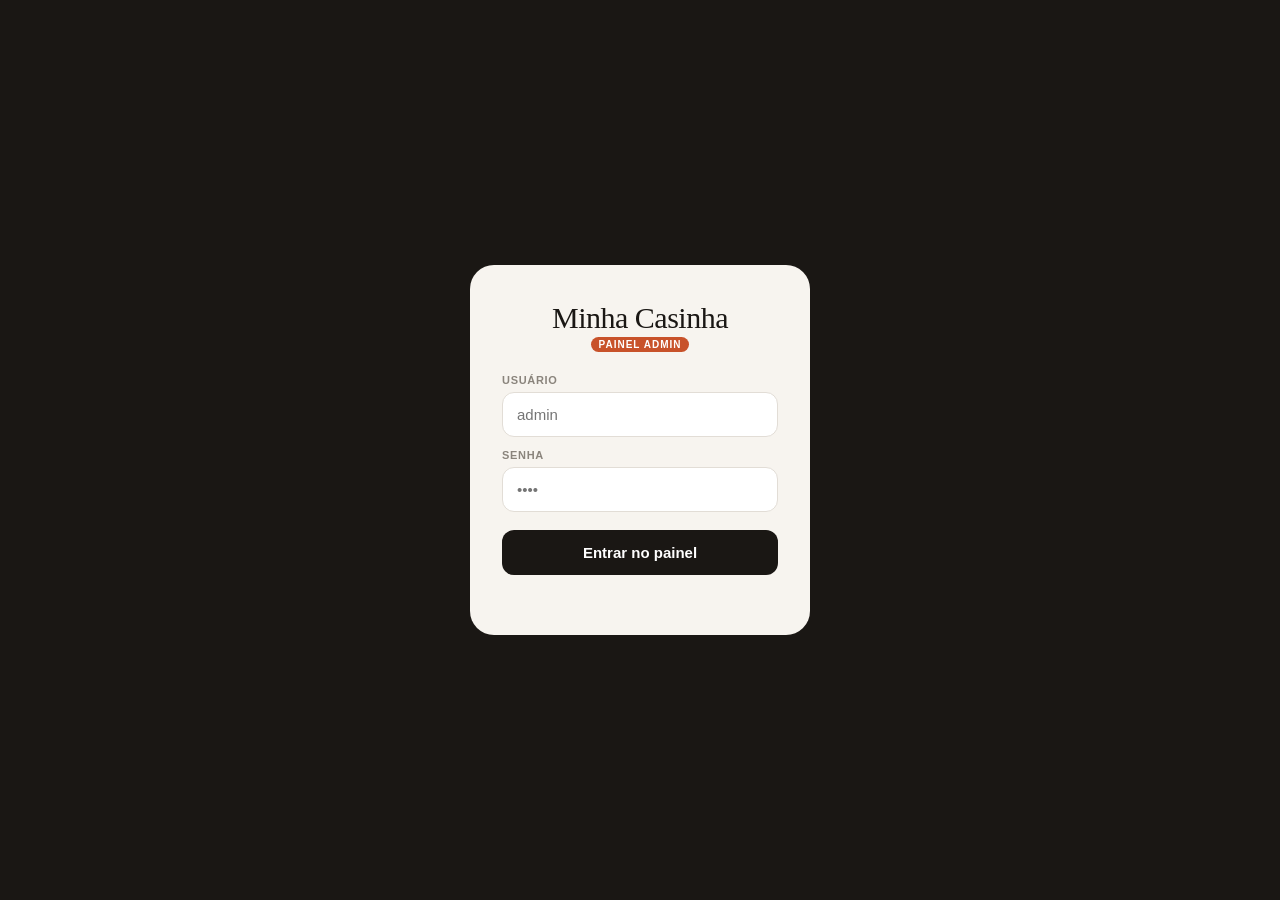
<file: admin.html>
<!DOCTYPE html>
<html lang="pt-BR">
<head>
<meta charset="UTF-8">
<meta name="viewport" content="width=device-width, initial-scale=1.0, maximum-scale=1.0">
<title>Minha Casinha · Admin 🏠</title>
<link rel="preconnect" href="https://fonts.googleapis.com">
<link href="https://fonts.googleapis.com/css2?family=Playfair+Display:ital,wght@0,400;0,600;1,400&family=Inter:wght@300;400;500;600;700&display=swap" rel="stylesheet">
<style>
  :root {
    --bg: #F7F4EF; --surface: #FFFFFF; --surface2: #F0EDE7; --border: #E2DDD6;
    --text: #1A1714; --muted: #8A847C; --accent: #C8522A; --accent-light: #F5E8E2;
    --green: #2A7A4B; --green-light: #E2F0E9; --orange: #E07B39; --orange-light: #FDF0E6;
    --red: #D63B3B; --red-light: #FDE8E8; --blue: #3B6FD6; --blue-light: #E8EFFE;
  }
  * { margin:0; padding:0; box-sizing:border-box; -webkit-tap-highlight-color:transparent; }
  body { font-family:'DM Sans',sans-serif; background:var(--bg); color:var(--text); min-height:100vh; font-size:15px; }

  /* LOGIN */
  .login-screen { position:fixed; inset:0; background:var(--text); display:flex; align-items:center; justify-content:center; z-index:999; transition:opacity 0.4s; }
  .login-screen.gone { opacity:0; pointer-events:none; }
  .login-box { background:var(--bg); border-radius:24px; padding:36px 32px 32px; width:90%; max-width:340px; display:flex; flex-direction:column; align-items:center; }
  .login-logo { font-family:'DM Serif Display',serif; font-size:30px; letter-spacing:-0.5px; margin-bottom:2px; display:flex; align-items:center; gap:8px; }
  .login-badge { font-size:10px; font-weight:700; text-transform:uppercase; letter-spacing:1px; background:var(--accent); color:white; padding:2px 8px; border-radius:99px; margin-bottom:22px; }
  .login-field { width:100%; margin-bottom:12px; }
  .login-field label { font-size:11px; font-weight:600; text-transform:uppercase; letter-spacing:0.7px; color:var(--muted); display:block; margin-bottom:6px; }
  .login-field input { width:100%; padding:13px 14px; border:1.5px solid var(--border); border-radius:12px; font-size:15px; font-family:'DM Sans',sans-serif; background:white; color:var(--text); outline:none; transition:border-color 0.15s; }
  .login-field input:focus { border-color:var(--accent); }
  .btn-login { width:100%; padding:14px; background:var(--text); color:white; border:none; border-radius:12px; font-size:15px; font-weight:600; font-family:'DM Sans',sans-serif; cursor:pointer; margin-top:6px; transition:background 0.2s; }
  .btn-login:hover { background:#2e2a26; }
  .login-err { font-size:12px; color:var(--red); text-align:center; margin-top:10px; min-height:18px; }

  /* LOADING */
  .loading-screen { position:fixed; inset:0; background:var(--text); display:flex; align-items:center; justify-content:center; flex-direction:column; gap:14px; z-index:998; transition:opacity 0.4s; }
  .loading-screen.gone { opacity:0; pointer-events:none; }
  .loading-logo { font-family:'DM Serif Display',serif; font-size:28px; color:white; display:flex; align-items:center; gap:8px; }
  .spinner { width:26px; height:26px; border:2.5px solid rgba(255,255,255,0.2); border-top-color:white; border-radius:50%; animation:spin 0.7s linear infinite; }
  @keyframes spin { to { transform:rotate(360deg); } }
  .loading-msg { font-size:13px; color:rgba(255,255,255,0.5); }

  /* HEADER */
  header { background:var(--text); color:white; padding:14px 20px; display:flex; align-items:center; justify-content:space-between; position:sticky; top:0; z-index:100; }
  .logo { font-family:'DM Serif Display',serif; font-size:20px; letter-spacing:-0.5px; display:flex; align-items:center; gap:8px; }
  .logo-admin-badge { font-size:9px; font-weight:700; text-transform:uppercase; letter-spacing:0.8px; background:var(--accent); color:white; padding:2px 7px; border-radius:99px; font-family:'DM Sans',sans-serif; }
  .header-right { display:flex; gap:8px; align-items:center; }
  .btn-icon { background:rgba(255,255,255,0.1); border:none; color:white; width:36px; height:36px; border-radius:8px; cursor:pointer; font-size:15px; display:flex; align-items:center; justify-content:center; transition:background 0.2s; }
  .btn-icon:hover { background:rgba(255,255,255,0.2); }
  .sync-pill { display:flex; align-items:center; gap:5px; font-size:11px; color:rgba(255,255,255,0.5); }
  .sync-dot { width:6px; height:6px; border-radius:50%; background:#4CAF50; }
  .sync-dot.busy { width:10px; height:10px; background:transparent; border:2px solid #FFC107; border-top-color:transparent; border-radius:50%; animation:spin 0.6s linear infinite; }
  .sync-dot.err { background:#f44336; }

  /* MAIN */
  main { max-width:860px; margin:0 auto; padding:24px 16px 100px; }

  /* TABS */
  .tabs-bar { display:flex; gap:4px; background:var(--surface2); padding:4px; border-radius:12px; margin-bottom:24px; }
  .tab-btn { flex:1; padding:9px 12px; border:none; border-radius:8px; font-size:12px; font-weight:600; font-family:'DM Sans',sans-serif; cursor:pointer; background:none; color:var(--muted); transition:all 0.15s; display:flex; align-items:center; justify-content:center; gap:5px; white-space:nowrap; }
  .tab-btn.active { background:var(--surface); color:var(--text); box-shadow:0 1px 4px rgba(0,0,0,0.08); }

  /* KPI */
  .kpi-grid { display:grid; grid-template-columns:repeat(4,1fr); gap:10px; margin-bottom:20px; }
  .kpi-card { background:var(--surface); border-radius:16px; padding:16px; border:1px solid var(--border); }
  .kpi-card.dark { background:var(--text); color:white; border-color:var(--text); }
  .kpi-card.green { background:var(--green-light); border-color:#C5E0D0; }
  .kpi-card.orange { background:var(--orange-light); border-color:#F5D5B4; }
  .kpi-label { font-size:10px; font-weight:600; text-transform:uppercase; letter-spacing:0.8px; color:var(--muted); margin-bottom:6px; }
  .kpi-card.dark .kpi-label { color:rgba(255,255,255,0.45); }
  .kpi-card.green .kpi-label { color:var(--green); }
  .kpi-card.orange .kpi-label { color:var(--orange); }
  .kpi-value { font-family:'DM Serif Display',serif; font-size:24px; letter-spacing:-0.5px; line-height:1.1; }
  .kpi-sub { font-size:11px; color:var(--muted); margin-top:3px; }
  .kpi-card.dark .kpi-sub { color:rgba(255,255,255,0.4); }
  .kpi-card.green .kpi-sub { color:#5A9E7A; }
  .kpi-card.orange .kpi-sub { color:#B85E20; }

  /* SECTION BOX */
  .section-box { background:var(--surface); border-radius:16px; border:1px solid var(--border); overflow:hidden; margin-bottom:14px; }
  .section-head { padding:14px 18px 12px; border-bottom:1px solid var(--border); display:flex; align-items:center; justify-content:space-between; }
  .section-head-title { font-size:11px; font-weight:700; text-transform:uppercase; letter-spacing:0.8px; color:var(--muted); }
  .btn-primary { padding:7px 14px; background:var(--text); color:white; border:none; border-radius:8px; font-size:12px; font-weight:600; font-family:'DM Sans',sans-serif; cursor:pointer; transition:background 0.2s; display:flex; align-items:center; gap:5px; }
  .btn-primary:hover { background:#2e2a26; }
  .btn-sm { padding:5px 11px; font-size:11px; border-radius:7px; }
  .btn-ghost { background:var(--surface2); color:var(--text); border:1px solid var(--border); padding:6px 12px; border-radius:8px; font-size:12px; font-weight:600; font-family:'DM Sans',sans-serif; cursor:pointer; transition:all 0.15s; }
  .btn-ghost:hover { background:var(--border); }

  /* CLIENT ROW */
  .client-item { display:flex; align-items:center; padding:12px 18px; border-bottom:1px solid var(--border); gap:12px; transition:background 0.15s; }
  .client-item:last-child { border-bottom:none; }
  .client-item:hover { background:var(--bg); }
  .client-avatar { width:38px; height:38px; border-radius:12px; display:flex; align-items:center; justify-content:center; font-size:17px; flex-shrink:0; background:var(--surface2); }
  .client-info { flex:1; min-width:0; }
  .client-name { font-size:14px; font-weight:600; }
  .client-meta { font-size:11px; color:var(--muted); margin-top:2px; display:flex; align-items:center; gap:8px; flex-wrap:wrap; }
  .client-right { display:flex; align-items:center; gap:8px; flex-shrink:0; }
  .dias-badge { font-size:12px; font-weight:700; min-width:44px; text-align:center; }
  .dias-ok { color:var(--green); }
  .dias-warn { color:var(--orange); }
  .dias-venc { color:var(--red); }

  /* BADGES */
  .badge { font-size:10px; font-weight:700; padding:2px 8px; border-radius:99px; white-space:nowrap; }
  .badge-ativo { background:var(--green-light); color:var(--green); }
  .badge-vencendo { background:var(--orange-light); color:var(--orange); animation:pulse-orange 2s infinite; }
  .badge-vencido { background:var(--red-light); color:var(--red); animation:pulse-red 2s infinite; }
  .badge-inativo { background:var(--surface2); color:var(--muted); }
  @keyframes pulse-red { 0%,100%{opacity:1}50%{opacity:0.65} }
  @keyframes pulse-orange { 0%,100%{opacity:1}50%{opacity:0.7} }

  /* ACTION BTNS */
  .action-btn { background:none; border:none; color:var(--muted); cursor:pointer; font-size:13px; padding:5px 6px; border-radius:7px; transition:all 0.15s; white-space:nowrap; font-family:'DM Sans',sans-serif; font-weight:500; }
  .action-btn:hover { background:var(--surface2); }
  .action-btn.renovar:hover { color:var(--green); background:var(--green-light); }
  .action-btn.bloquear:hover { color:var(--red); background:var(--red-light); }
  .action-btn.ver:hover { color:var(--accent); background:var(--accent-light); }

  /* MINI PROGRESS */
  .mini-prog { height:4px; background:var(--surface2); border-radius:99px; overflow:hidden; width:60px; flex-shrink:0; }
  .mini-prog-bar { height:100%; border-radius:99px; transition:width 0.4s; }

  /* FINANCEIRO */
  .fin-chart { padding:20px 18px; }
  .month-bars { display:flex; align-items:flex-end; gap:6px; height:80px; margin-bottom:8px; }
  .month-bar-wrap { flex:1; display:flex; flex-direction:column; align-items:center; gap:4px; }
  .month-bar { width:100%; border-radius:6px 6px 0 0; min-height:4px; cursor:pointer; position:relative; }
  .month-bar.current { background:var(--accent); }
  .month-bar.past { background:var(--border); }
  .month-bar:hover::after { content:attr(data-val); position:absolute; top:-22px; left:50%; transform:translateX(-50%); background:var(--text); color:white; font-size:10px; font-weight:600; padding:2px 6px; border-radius:4px; white-space:nowrap; font-family:'DM Sans',sans-serif; }
  .month-label { font-size:9px; color:var(--muted); font-weight:600; }
  .fin-row { display:flex; align-items:center; padding:11px 18px; border-bottom:1px solid var(--border); gap:12px; transition:background 0.15s; }
  .fin-row:last-child { border-bottom:none; }
  .fin-row:hover { background:var(--bg); }
  .fin-dot { width:8px; height:8px; border-radius:50%; flex-shrink:0; }
  .fin-client { flex:1; min-width:0; }
  .fin-client-name { font-size:13px; font-weight:600; }
  .fin-client-date { font-size:11px; color:var(--muted); margin-top:1px; }
  .fin-valor { font-family:'DM Serif Display',serif; font-size:16px; flex-shrink:0; }

  /* OVERLAY / MODAL */
  .overlay { position:fixed; inset:0; background:rgba(26,23,20,0.55); backdrop-filter:blur(3px); z-index:200; display:flex; align-items:flex-end; justify-content:center; opacity:0; pointer-events:none; transition:opacity 0.25s; }
  .overlay.open { opacity:1; pointer-events:all; }
  .modal { background:var(--surface); border-radius:20px 20px 0 0; padding:20px 20px 36px; width:100%; max-width:680px; transform:translateY(30px); transition:transform 0.3s cubic-bezier(0.16,1,0.3,1); max-height:92vh; overflow-y:auto; }
  .overlay.open .modal { transform:translateY(0); }
  .modal-handle { width:36px; height:4px; background:var(--border); border-radius:99px; margin:0 auto 18px; }
  .modal-title { font-family:'DM Serif Display',serif; font-size:22px; margin-bottom:6px; }
  .modal-sub { font-size:13px; color:var(--muted); margin-bottom:20px; }
  .form-group { margin-bottom:14px; }
  .form-label { font-size:11px; font-weight:600; text-transform:uppercase; letter-spacing:0.7px; color:var(--muted); margin-bottom:6px; display:block; }
  .form-input { width:100%; padding:12px 13px; border:1.5px solid var(--border); border-radius:10px; font-size:15px; font-family:'DM Sans',sans-serif; background:var(--bg); color:var(--text); transition:border-color 0.15s; outline:none; -webkit-appearance:none; }
  .form-input:focus { border-color:var(--accent); }
  .form-row { display:grid; grid-template-columns:1fr 1fr; gap:10px; }
  .btn-save { width:100%; padding:14px; background:var(--text); color:white; border:none; border-radius:12px; font-size:15px; font-weight:600; font-family:'DM Sans',sans-serif; cursor:pointer; margin-top:8px; transition:background 0.2s; }
  .btn-save:hover { background:#2e2a26; }
  .btn-save:disabled { opacity:0.5; cursor:not-allowed; }
  .btn-save.green { background:var(--green); }
  .btn-save.green:hover { background:#1d6038; }

  /* DIAS PICKER */
  .dias-picker { display:grid; grid-template-columns:repeat(4,1fr); gap:8px; }
  .dias-opt { display:flex; flex-direction:column; align-items:center; justify-content:center; padding:12px 8px; border-radius:10px; cursor:pointer; border:1.5px solid var(--border); background:var(--bg); transition:all 0.15s; font-size:13px; font-weight:600; color:var(--muted); text-align:center; line-height:1.2; }
  .dias-opt .dias-num { font-family:'DM Serif Display',serif; font-size:22px; }
  .dias-opt small { font-size:10px; font-weight:500; }
  .dias-opt.selected { border-color:var(--green); background:var(--green-light); color:var(--green); }

  /* INFO/WARN BOX */
  .info-box { background:var(--blue-light); border:1px solid #C5D5F0; border-radius:10px; padding:10px 14px; font-size:12px; color:var(--blue); margin-bottom:14px; display:flex; align-items:flex-start; gap:8px; }
  .warn-box { background:var(--orange-light); border:1px solid #F5D5B4; border-radius:10px; padding:10px 14px; font-size:12px; color:var(--orange); margin-bottom:14px; display:flex; align-items:flex-start; gap:8px; }
  .err-box { background:var(--red-light); border:1px solid #F5C6C6; border-radius:10px; padding:10px 14px; font-size:12px; color:var(--red); margin-bottom:14px; display:flex; align-items:flex-start; gap:8px; }

  /* MONITOR CARD */
  .monitor-card { background:var(--surface); border-radius:14px; border:1px solid var(--border); padding:14px 16px; margin-bottom:10px; display:flex; align-items:center; gap:14px; cursor:pointer; transition:all 0.15s; }
  .monitor-card:hover { border-color:var(--accent); background:var(--accent-light); }
  .monitor-icon { width:44px; height:44px; border-radius:12px; display:flex; align-items:center; justify-content:center; font-size:20px; flex-shrink:0; }
  .monitor-info { flex:1; min-width:0; }
  .monitor-name { font-size:14px; font-weight:600; }
  .monitor-detail { font-size:12px; color:var(--muted); margin-top:2px; }
  .monitor-right { text-align:right; flex-shrink:0; }

  /* RING */
  .ring-wrap { position:relative; width:64px; height:64px; flex-shrink:0; }
  .ring-wrap svg { transform:rotate(-90deg); }
  .ring-track { fill:none; stroke:var(--surface2); stroke-width:5; }
  .ring-fill { fill:none; stroke-width:5; stroke-linecap:round; }
  .ring-text { position:absolute; inset:0; display:flex; flex-direction:column; align-items:center; justify-content:center; font-family:'DM Serif Display',serif; font-size:16px; line-height:1; }
  .ring-sub { font-size:8px; font-family:'DM Sans',sans-serif; color:var(--muted); font-weight:600; }

  /* DETAIL ROW */
  .detail-row { display:flex; justify-content:space-between; align-items:center; padding:10px 0; border-bottom:1px solid var(--border); }
  .detail-row:last-child { border-bottom:none; }
  .detail-label { font-size:12px; color:var(--muted); font-weight:500; }
  .detail-value { font-size:13px; font-weight:600; }

  /* SEARCH */
  .search-bar { padding:12px 18px; border-bottom:1px solid var(--border); }
  .search-input { width:100%; padding:9px 13px; border:1.5px solid var(--border); border-radius:10px; font-size:14px; font-family:'DM Sans',sans-serif; background:var(--bg); color:var(--text); outline:none; transition:border-color 0.15s; }
  .search-input:focus { border-color:var(--accent); }

  /* PAGE */
  .page { display:none; }
  .page.active { display:block; }

  /* TOAST */
  .toast { position:fixed; bottom:32px; left:50%; transform:translateX(-50%) translateY(8px); background:var(--text); color:white; padding:9px 18px; border-radius:99px; font-size:13px; font-weight:500; opacity:0; transition:all 0.28s; pointer-events:none; white-space:nowrap; z-index:400; }
  .toast.show { opacity:1; transform:translateX(-50%) translateY(0); }

  @media(max-width:600px) {
    .kpi-grid { grid-template-columns:1fr 1fr; }
    .tab-btn .tab-text { display:none; }
    .client-right .mini-prog { display:none; }
    .form-row { grid-template-columns:1fr; }
  }
</style>
</head>
<body>

<!-- LOADING -->
<div class="loading-screen" id="loadingScreen">
  <div class="loading-logo">Minha Casinha</div>
  <div class="spinner"></div>
  <div class="loading-msg" id="loadingMsg">Carregando painel…</div>
</div>

<!-- LOGIN -->
<div class="login-screen" id="loginScreen">
  <div class="login-box">
    <div class="login-logo">Minha Casinha</div>
    <div class="login-badge">Painel Admin</div>
    <div class="login-field"><label>Usuário</label><input type="text" id="loginUser" placeholder="admin" autocapitalize="none"></div>
    <div class="login-field"><label>Senha</label><input type="password" id="loginPass" placeholder="••••"></div>
    <button class="btn-login" id="btnLogin">Entrar no painel</button>
    <div class="login-err" id="loginErr"></div>
  </div>
</div>

<div class="toast" id="toast"></div>

<!-- HEADER -->
<header id="appHeader" style="display:none">
  <div class="logo">Minha Casinha <span class="logo-admin-badge">Admin</span></div>
  <div class="header-right">
    <div class="sync-pill"><div class="sync-dot" id="syncDot"></div><span id="syncLabel">Sincronizado</span></div>
    <button class="btn-icon" onclick="exportCSV()" title="Exportar CSV">⬇</button>
    <button class="btn-icon" onclick="logout()" title="Sair">⏻</button>
  </div>
</header>

<!-- MAIN -->
<main id="appMain" style="display:none">
  <div class="tabs-bar">
    <button class="tab-btn active" onclick="switchTab('visao')" id="tabVisao"><span>📊</span><span class="tab-text"> Visão Geral</span></button>
    <button class="tab-btn" onclick="switchTab('clientes')" id="tabClientes"><span>👥</span><span class="tab-text"> Clientes</span></button>
    <button class="tab-btn" onclick="switchTab('monitor')" id="tabMonitor"><span>🔍</span><span class="tab-text"> Monitor</span></button>
    <button class="tab-btn" onclick="switchTab('financeiro')" id="tabFinanceiro"><span>💰</span><span class="tab-text"> Financeiro</span></button>
  </div>

  <!-- VISÃO GERAL -->
  <div class="page active" id="pageVisao">
    <div class="kpi-grid" id="kpiGrid"></div>
    <div class="section-box">
      <div class="section-head"><span class="section-head-title">⚠️ Atenção necessária</span><button class="btn-primary btn-sm" onclick="switchTab('clientes')">Ver todos</button></div>
      <div id="alertList"></div>
    </div>
    <div class="section-box">
      <div class="section-head"><span class="section-head-title">📋 Atividade recente</span></div>
      <div id="activityList"></div>
    </div>
  </div>

  <!-- CLIENTES -->
  <div class="page" id="pageClientes">
    <div class="section-box">
      <div class="section-head"><span class="section-head-title">👥 Clientes</span><button class="btn-primary" onclick="openModalNovoCliente()">+ Novo cliente</button></div>
      <div class="search-bar"><input class="search-input" type="text" placeholder="Buscar cliente…" oninput="filterClientes(this.value)"></div>
      <div id="clientesList"></div>
    </div>
  </div>

  <!-- MONITOR -->
  <div class="page" id="pageMonitor">
    <div class="section-box">
      <div class="section-head"><span class="section-head-title">🔍 Monitor de acesso</span><span style="font-size:11px;color:var(--muted)" id="monitorTs"></span></div>
      <div id="monitorList" style="padding:12px 16px;display:grid;grid-template-columns:1fr 1fr;gap:10px;"></div>
    </div>
  </div>

  <!-- FINANCEIRO -->
  <div class="page" id="pageFinanceiro">
    <div class="kpi-grid" style="grid-template-columns:repeat(3,1fr)" id="finKpi"></div>
    <div class="section-box" style="margin-bottom:14px">
      <div class="section-head"><span class="section-head-title">📈 Receita mensal</span></div>
      <div class="fin-chart" id="chartArea"></div>
    </div>
    <div class="section-box">
      <div class="section-head"><span class="section-head-title">🧾 Histórico de pagamentos</span><button class="btn-ghost" onclick="openModalPag()">+ Registrar</button></div>
      <div id="finList"></div>
    </div>
  </div>
</main>

<!-- MODAL NOVO CLIENTE -->
<div class="overlay" id="overlayNovoCliente">
  <div class="modal">
    <div class="modal-handle"></div>
    <div class="modal-title">Novo cliente</div>
    <div class="modal-sub">Crie o acesso para uma família</div>
    <div class="form-row">
      <div class="form-group"><label class="form-label">Nome da família</label><input class="form-input" type="text" id="ncNome" placeholder="Ex: Família Silva"></div>
      <div class="form-group"><label class="form-label">Emoji</label><input class="form-input" type="text" id="ncEmoji" placeholder="🏠" maxlength="2"></div>
    </div>
    <div class="form-row">
      <div class="form-group"><label class="form-label">Usuário de acesso</label><input class="form-input" type="text" id="ncUser" placeholder="familia.silva" autocapitalize="none"></div>
      <div class="form-group"><label class="form-label">Senha inicial</label><input class="form-input" type="text" id="ncSenha" placeholder="senha123"></div>
    </div>
    <div class="form-group"><label class="form-label">WhatsApp</label><input class="form-input" type="tel" id="ncWpp" placeholder="(82) 99999-9999"></div>
    <div class="form-group">
      <label class="form-label">Dias de acesso inicial</label>
      <div class="dias-picker" id="diasPicker">
        <div class="dias-opt selected" data-d="30" onclick="selectDias(this)"><div class="dias-num">30</div><small>dias</small></div>
        <div class="dias-opt" data-d="60" onclick="selectDias(this)"><div class="dias-num">60</div><small>dias</small></div>
        <div class="dias-opt" data-d="90" onclick="selectDias(this)"><div class="dias-num">90</div><small>dias</small></div>
        <div class="dias-opt" data-d="365" onclick="selectDias(this)"><div class="dias-num">365</div><small>dias</small></div>
      </div>
    </div>
    <div class="info-box"><span>ℹ️</span><span>Um BIN exclusivo será criado no JSONBin para os dados desta família. O app libera acesso automaticamente ao vencer.</span></div>
    <div id="ncErr"></div>
    <button class="btn-save" id="btnCriarCliente" onclick="criarCliente()">Criar cliente e liberar acesso</button>
  </div>
</div>

<!-- MODAL RENOVAR -->
<div class="overlay" id="overlayRenovar">
  <div class="modal">
    <div class="modal-handle"></div>
    <div class="modal-title" id="renovarTitle">Renovar acesso</div>
    <div class="modal-sub">Estender período de acesso</div>
    <div id="renovarStatusBox"></div>
    <div class="form-group">
      <label class="form-label">Adicionar dias</label>
      <div class="dias-picker" id="renovarDiasPicker">
        <div class="dias-opt selected" data-d="30" onclick="selectDiasR(this)"><div class="dias-num">30</div><small>dias</small></div>
        <div class="dias-opt" data-d="60" onclick="selectDiasR(this)"><div class="dias-num">60</div><small>dias</small></div>
        <div class="dias-opt" data-d="90" onclick="selectDiasR(this)"><div class="dias-num">90</div><small>dias</small></div>
        <div class="dias-opt" data-d="365" onclick="selectDiasR(this)"><div class="dias-num">365</div><small>dias</small></div>
      </div>
    </div>
    <div class="form-group"><label class="form-label">Valor cobrado (R$)</label><input class="form-input" type="number" id="renovarValor" placeholder="50.00" step="0.01" min="0"></div>
    <div class="form-group"><label class="form-label">Observação (opcional)</label><input class="form-input" type="text" id="renovarObs" placeholder="Ex: Pix recebido"></div>
    <button class="btn-save green" id="btnRenovar" onclick="renovarAcesso()">✅ Confirmar renovação</button>
  </div>
</div>

<!-- MODAL DETALHE -->
<div class="overlay" id="overlayDetalhe">
  <div class="modal"><div class="modal-handle"></div><div id="detalheContent"></div></div>
</div>

<!-- MODAL PAGAMENTO -->
<div class="overlay" id="overlayPag">
  <div class="modal">
    <div class="modal-handle"></div>
    <div class="modal-title">Registrar pagamento</div>
    <div class="modal-sub">Registre manualmente um recebimento via WhatsApp</div>
    <div class="form-group"><label class="form-label">Cliente</label><select class="form-input" id="pagCliente"></select></div>
    <div class="form-row">
      <div class="form-group"><label class="form-label">Valor (R$)</label><input class="form-input" type="number" id="pagValor" placeholder="50.00" step="0.01" value="50"></div>
      <div class="form-group"><label class="form-label">Data</label><input class="form-input" type="date" id="pagData"></div>
    </div>
    <div class="form-group"><label class="form-label">Forma</label><select class="form-input" id="pagForma"><option>Pix</option><option>Dinheiro</option><option>Transferência</option></select></div>
    <button class="btn-save" onclick="registrarPagamento()">Salvar pagamento</button>
  </div>
</div>

<script>
// ── CONFIG ────────────────────────────────────────────────────────────────────
const API_KEY   = '$2a$10$xx2oRBFprplf6Pr1KMJXsO.uMNy7UfOgsmXCeQffAazNfecRttOp6';
const ADMIN_BIN = '69a50b39ae596e708f56abab';
const ADMIN_USER = 'admin';
const ADMIN_PASS = 'admin123';

// ── API ───────────────────────────────────────────────────────────────────────
async function apiFetch(path, opts={}) {
  const res = await fetch('https://api.jsonbin.io/v3' + path, {
    ...opts,
    headers: { 'Content-Type':'application/json', 'X-Master-Key':API_KEY, ...(opts.headers||{}) }
  });
  if (!res.ok) throw new Error('HTTP ' + res.status);
  return res.json();
}

async function createBin(nome, data) {
  const res = await fetch('https://api.jsonbin.io/v3/b', {
    method: 'POST',
    headers: { 'Content-Type':'application/json', 'X-Master-Key':API_KEY, 'X-Bin-Name':nome, 'X-Bin-Private':'true' },
    body: JSON.stringify(data)
  });
  if (!res.ok) throw new Error('Erro ao criar BIN: HTTP ' + res.status);
  const d = await res.json();
  return d.metadata.id;
}

// ── DB ────────────────────────────────────────────────────────────────────────
let db = { clientes:[], pagamentos:[], log:[], nextId:1, nextPagId:1 };

async function loadDB() {
  setSync('busy');
  const data = await apiFetch('/b/' + ADMIN_BIN + '/latest');
  const r = data.record;
  db.clientes   = r.clientes   || [];
  db.pagamentos = r.pagamentos || [];
  db.log        = r.log        || [];
  db.nextId     = r.nextId     || (db.clientes.length + 1);
  db.nextPagId  = r.nextPagId  || (db.pagamentos.length + 1);
  setSync('ok');
}

async function saveDB() {
  setSync('busy');
  try {
    await apiFetch('/b/' + ADMIN_BIN, { method:'PUT', body:JSON.stringify(db) });
    setSync('ok');
  } catch(e) {
    setSync('err');
    toast('Erro ao salvar — verifique sua conexão');
    throw e;
  }
}

function setSync(s) {
  const dot = document.getElementById('syncDot');
  const lbl = document.getElementById('syncLabel');
  dot.className = 'sync-dot' + (s==='busy'?' busy':s==='err'?' err':'');
  lbl.textContent = s==='busy'?'Salvando…':s==='err'?'Erro':'Sincronizado';
}

// ── AUTH ──────────────────────────────────────────────────────────────────────
window.addEventListener('DOMContentLoaded', async () => {
  document.getElementById('btnLogin').onclick = doLogin;
  document.getElementById('loginPass').addEventListener('keydown', e => { if(e.key==='Enter') doLogin(); });

  try {
    await loadDB();
  } catch(e) {
    document.getElementById('loadingMsg').textContent = 'Erro de conexão com JSONBin';
  }

  document.getElementById('loadingScreen').classList.add('gone');

  const logged = sessionStorage.getItem('casinha_admin_logged');
  if (logged) showApp();
  else document.getElementById('loginScreen').style.display = 'flex';

  document.querySelectorAll('.overlay').forEach(o => {
    o.addEventListener('click', e => { if(e.target===o) closeAllOverlays(); });
  });
});

function doLogin() {
  const u = document.getElementById('loginUser').value.trim();
  const p = document.getElementById('loginPass').value;
  if (u===ADMIN_USER && p===ADMIN_PASS) {
    sessionStorage.setItem('casinha_admin_logged','1');
    document.getElementById('loginScreen').classList.add('gone');
    showApp();
  } else {
    document.getElementById('loginErr').textContent = 'Usuário ou senha incorretos.';
    setTimeout(() => document.getElementById('loginErr').textContent='', 2500);
  }
}

function logout() {
  sessionStorage.removeItem('casinha_admin_logged');
  location.reload();
}

function showApp() {
  document.getElementById('appHeader').style.display = '';
  document.getElementById('appMain').style.display = '';
  renderAll();
}

// ── TABS ──────────────────────────────────────────────────────────────────────
let currentTab = 'visao';
function switchTab(t) {
  currentTab = t;
  document.querySelectorAll('.tab-btn').forEach(b => b.classList.remove('active'));
  document.getElementById('tab' + t[0].toUpperCase() + t.slice(1)).classList.add('active');
  document.querySelectorAll('.page').forEach(p => p.classList.remove('active'));
  document.getElementById('page' + t[0].toUpperCase() + t.slice(1)).classList.add('active');
  renderTab(t);
}

function renderAll() { renderTab('visao'); }
function renderTab(t) {
  if(t==='visao') renderVisao();
  if(t==='clientes') renderClientes('');
  if(t==='monitor') renderMonitor();
  if(t==='financeiro') renderFinanceiro();
}

// ── HELPERS ───────────────────────────────────────────────────────────────────
function diasRestantes(venc) {
  const hoje = new Date(); hoje.setHours(0,0,0,0);
  const v = new Date(venc + 'T00:00:00');
  return Math.round((v - hoje) / 86400000);
}
function fmtData(s) { const [y,m,d]=s.split('-'); return `${d}/${m}/${y}`; }
function fmtMoeda(v) { return 'R$ '+Number(v).toLocaleString('pt-BR',{minimumFractionDigits:2,maximumFractionDigits:2}); }
function getCliente(id) { return db.clientes.find(c=>c.id===id); }

function statusInfo(c) {
  const d = diasRestantes(c.vencimento);
  if (!c.ativo || d < 0) return { label:'Bloqueado', cls:'badge-inativo', diasCls:'dias-venc', color:'#8A847C' };
  if (d <= 7) return { label:'Vencendo', cls:'badge-vencendo', diasCls:'dias-warn', color:'#E07B39' };
  return { label:'Ativo', cls:'badge-ativo', diasCls:'dias-ok', color:'#2A7A4B' };
}

function toast(msg) {
  const el = document.getElementById('toast');
  el.textContent = msg;
  el.classList.add('show');
  setTimeout(() => el.classList.remove('show'), 2600);
}

function addLog(msg, tipo) {
  db.log.unshift({ ts: new Date().toISOString().split('T')[0], msg, tipo });
  if(db.log.length > 50) db.log.pop();
}

function renderRing(dias, color) {
  const r = 27, circ = 2*Math.PI*r;
  const pct = Math.max(0, Math.min(dias/30, 1));
  const offset = circ*(1-pct);
  const c = dias<=0?'var(--red)':dias<=7?'var(--orange)':'var(--green)';
  return `<div class="ring-wrap">
    <svg width="64" height="64" viewBox="0 0 64 64">
      <circle class="ring-track" cx="32" cy="32" r="${r}"/>
      <circle class="ring-fill" cx="32" cy="32" r="${r}" stroke="${c}" stroke-dasharray="${circ}" stroke-dashoffset="${offset}"/>
    </svg>
    <div class="ring-text"><span style="color:${c}">${Math.max(dias,0)}</span><span class="ring-sub">dias</span></div>
  </div>`;
}

// ── VISÃO GERAL ───────────────────────────────────────────────────────────────
function renderVisao() {
  const hoje = new Date();
  const ativos = db.clientes.filter(c=>c.ativo && diasRestantes(c.vencimento)>=0).length;
  const vencendo = db.clientes.filter(c=>c.ativo && diasRestantes(c.vencimento)>=0 && diasRestantes(c.vencimento)<=7).length;
  const bloqueados = db.clientes.filter(c=>!c.ativo || diasRestantes(c.vencimento)<0).length;
  const receitaMes = db.pagamentos.filter(p=>{ const d=new Date(p.data); return d.getMonth()===hoje.getMonth()&&d.getFullYear()===hoje.getFullYear(); }).reduce((s,p)=>s+Number(p.valor),0);

  document.getElementById('kpiGrid').innerHTML = `
    <div class="kpi-card dark"><div class="kpi-label">Total clientes</div><div class="kpi-value">${db.clientes.length}</div><div class="kpi-sub">Meta: 40 famílias</div></div>
    <div class="kpi-card green"><div class="kpi-label">Ativos</div><div class="kpi-value">${ativos}</div><div class="kpi-sub">com acesso liberado</div></div>
    <div class="kpi-card orange"><div class="kpi-label">Vencendo em 7d</div><div class="kpi-value">${vencendo}</div><div class="kpi-sub">precisam renovar</div></div>
    <div class="kpi-card"><div class="kpi-label">Receita este mês</div><div class="kpi-value" style="font-size:18px">${fmtMoeda(receitaMes)}</div><div class="kpi-sub">${bloqueados} bloqueados</div></div>`;

  const alerts = db.clientes.filter(c=>!c.ativo||diasRestantes(c.vencimento)<=7).sort((a,b)=>diasRestantes(a.vencimento)-diasRestantes(b.vencimento));
  document.getElementById('alertList').innerHTML = alerts.length
    ? alerts.map(c=>clienteRow(c,true)).join('')
    : '<div style="padding:28px;text-align:center;font-size:13px;color:var(--muted)">✅ Todos os clientes estão em dia!</div>';

  document.getElementById('activityList').innerHTML = db.log.slice(0,5).map(l=>`
    <div class="fin-row">
      <div class="fin-dot" style="background:${l.tipo==='bloqueio'?'var(--red)':l.tipo==='renovar'?'var(--green)':l.tipo==='novo'?'var(--blue)':'var(--green)'}"></div>
      <div class="fin-client"><div class="fin-client-name">${l.tipo==='novo'?'✨':l.tipo==='renovar'?'🔄':l.tipo==='bloqueio'?'🔒':'✅'} ${l.msg}</div><div class="fin-client-date">${fmtData(l.ts)}</div></div>
    </div>`).join('') || '<div style="padding:24px;text-align:center;font-size:13px;color:var(--muted)">Nenhuma atividade ainda</div>';
}

// ── CLIENTES ──────────────────────────────────────────────────────────────────
function renderClientes(filter) {
  const f = filter.toLowerCase();
  const list = db.clientes.filter(c=>!f||c.nome.toLowerCase().includes(f)||c.user.toLowerCase().includes(f));
  document.getElementById('clientesList').innerHTML = list.length
    ? list.map(c=>clienteRow(c,false)).join('')
    : '<div style="padding:28px;text-align:center;font-size:13px;color:var(--muted)">Nenhum cliente encontrado</div>';
}

function clienteRow(c, compact) {
  const d = diasRestantes(c.vencimento);
  const s = statusInfo(c);
  const prog = Math.max(0,Math.min(d/30,1))*100;
  const progColor = d<=0?'var(--red)':d<=7?'var(--orange)':'var(--green)';
  return `<div class="client-item">
    <div class="client-avatar">${c.emoji||'🏠'}</div>
    <div class="client-info">
      <div class="client-name">${c.nome}</div>
      <div class="client-meta">
        <span>${c.user}</span>·
        <span class="badge ${s.cls}">${s.label}</span>·
        <span>vence ${fmtData(c.vencimento)}</span>
      </div>
    </div>
    <div class="client-right">
      <div class="mini-prog"><div class="mini-prog-bar" style="width:${prog}%;background:${progColor}"></div></div>
      <span class="dias-badge ${s.diasCls}">${d>=0?d+'d':Math.abs(d)+'d atr'}</span>
      ${!compact
        ? `<button class="action-btn renovar" onclick="openRenovar(${c.id})">🔄</button>
           <button class="action-btn ver" onclick="openDetalhe(${c.id})">👁</button>`
        : `<button class="action-btn renovar" onclick="openRenovar(${c.id})">🔄 Renovar</button>`}
    </div>
  </div>`;
}

function filterClientes(v) { renderClientes(v); }

// ── MONITOR ───────────────────────────────────────────────────────────────────
function renderMonitor() {
  document.getElementById('monitorTs').textContent = 'Atualizado: ' + new Date().toLocaleString('pt-BR');
  document.getElementById('monitorList').innerHTML = db.clientes.map(c=>{
    const d = diasRestantes(c.vencimento);
    const s = statusInfo(c);
    return `<div class="monitor-card" onclick="openDetalhe(${c.id})">
      <div class="monitor-icon" style="background:${d<=0?'var(--red-light)':d<=7?'var(--orange-light)':'var(--green-light)'}">${c.emoji||'🏠'}</div>
      <div class="monitor-info"><div class="monitor-name">${c.nome}</div><div class="monitor-detail"><span class="badge ${s.cls}">${s.label}</span></div></div>
      <div class="monitor-right">${renderRing(d,s.color)}</div>
    </div>`;
  }).join('') || '<div style="padding:28px;text-align:center;font-size:13px;color:var(--muted)">Nenhum cliente cadastrado</div>';
}

// ── FINANCEIRO ────────────────────────────────────────────────────────────────
function renderFinanceiro() {
  const hoje = new Date();
  const receitaMes = db.pagamentos.filter(p=>{ const d=new Date(p.data); return d.getMonth()===hoje.getMonth()&&d.getFullYear()===hoje.getFullYear(); }).reduce((s,p)=>s+Number(p.valor),0);
  const receitaTotal = db.pagamentos.reduce((s,p)=>s+Number(p.valor),0);

  document.getElementById('finKpi').innerHTML = `
    <div class="kpi-card dark"><div class="kpi-label">Receita este mês</div><div class="kpi-value" style="font-size:20px">${fmtMoeda(receitaMes)}</div><div class="kpi-sub">Meta: ${fmtMoeda(40*50)}/mês</div></div>
    <div class="kpi-card green"><div class="kpi-label">Total recebido</div><div class="kpi-value" style="font-size:20px">${fmtMoeda(receitaTotal)}</div><div class="kpi-sub">${db.pagamentos.length} pagamentos</div></div>
    <div class="kpi-card"><div class="kpi-label">Ticket médio</div><div class="kpi-value" style="font-size:20px">${fmtMoeda(db.pagamentos.length?receitaTotal/db.pagamentos.length:0)}</div><div class="kpi-sub">por pagamento</div></div>`;

  const meses = [];
  for(let i=5;i>=0;i--) {
    const d = new Date(hoje.getFullYear(),hoje.getMonth()-i,1);
    const total = db.pagamentos.filter(p=>{const pd=new Date(p.data);return pd.getMonth()===d.getMonth()&&pd.getFullYear()===d.getFullYear();}).reduce((s,p)=>s+Number(p.valor),0);
    meses.push({ label:d.toLocaleString('pt-BR',{month:'short'}), total, current:i===0 });
  }
  const maxVal = Math.max(...meses.map(m=>m.total),1);
  document.getElementById('chartArea').innerHTML = `<div class="month-bars">${meses.map(m=>`
    <div class="month-bar-wrap">
      <div class="month-bar ${m.current?'current':'past'}" style="height:${Math.max(m.total/maxVal*72,4)}px" data-val="${fmtMoeda(m.total)}"></div>
      <span class="month-label">${m.label}</span>
    </div>`).join('')}</div>`;

  document.getElementById('finList').innerHTML = [...db.pagamentos].sort((a,b)=>new Date(b.data)-new Date(a.data)).map(p=>{
    const c = getCliente(p.clienteId);
    return `<div class="fin-row">
      <div class="fin-dot" style="background:var(--green)"></div>
      <div class="fin-client"><div class="fin-client-name">${c?c.emoji+' '+c.nome:'Cliente'}</div><div class="fin-client-date">${fmtData(p.data)} · ${p.forma}${p.obs?' · '+p.obs:''}</div></div>
      <div class="fin-valor">${fmtMoeda(p.valor)}</div>
      <span style="font-size:11px;font-weight:600;color:var(--green)">✅</span>
    </div>`;
  }).join('') || '<div style="padding:24px;text-align:center;font-size:13px;color:var(--muted)">Nenhum pagamento registrado</div>';
}

// ── MODAL NOVO CLIENTE ────────────────────────────────────────────────────────
let selectedDias = 30;

function openModalNovoCliente() {
  selectedDias = 30;
  ['ncNome','ncUser','ncSenha','ncWpp'].forEach(id=>document.getElementById(id).value='');
  document.getElementById('ncEmoji').value='🏠';
  document.getElementById('ncErr').innerHTML='';
  document.querySelectorAll('#diasPicker .dias-opt').forEach(o=>o.classList.toggle('selected',o.dataset.d==='30'));
  document.getElementById('btnCriarCliente').disabled=false;
  document.getElementById('btnCriarCliente').textContent='Criar cliente e liberar acesso';
  openOverlay('overlayNovoCliente');
}

function selectDias(el) {
  selectedDias = parseInt(el.dataset.d);
  document.querySelectorAll('#diasPicker .dias-opt').forEach(o=>o.classList.remove('selected'));
  el.classList.add('selected');
}

async function criarCliente() {
  const nome  = document.getElementById('ncNome').value.trim();
  const user  = document.getElementById('ncUser').value.trim().toLowerCase();
  const senha = document.getElementById('ncSenha').value.trim();
  const emoji = document.getElementById('ncEmoji').value.trim()||'🏠';
  const wpp   = document.getElementById('ncWpp').value.trim();

  if(!nome||!user||!senha) { document.getElementById('ncErr').innerHTML='<div class="warn-box"><span>⚠️</span><span>Preencha nome, usuário e senha</span></div>'; return; }
  if(db.clientes.find(c=>c.user===user)) { document.getElementById('ncErr').innerHTML='<div class="err-box"><span>❌</span><span>Usuário já existe</span></div>'; return; }

  const btn = document.getElementById('btnCriarCliente');
  btn.disabled=true; btn.textContent='Criando BIN…';

  try {
    // Criar BIN exclusivo para esta família
    const binId = await createBin('casinha-'+user, { lancamentos:[], metas:{}, members:[], cartoes:[], customCats:[], lembretes:[] });

    const venc = new Date(); venc.setDate(venc.getDate()+selectedDias);
    const c = { id:db.nextId++, nome, emoji, user, senha, wpp, binId, vencimento:venc.toISOString().split('T')[0], ativo:true, criado:new Date().toISOString().split('T')[0] };
    db.clientes.push(c);
    addLog(`${emoji} ${nome} criado — ${selectedDias} dias`, 'novo');
    await saveDB();
    closeAllOverlays();
    renderTab(currentTab);
    toast(`✨ ${nome} criado! BIN: ${binId}`);
  } catch(e) {
    document.getElementById('ncErr').innerHTML=`<div class="err-box"><span>❌</span><span>Erro ao criar: ${e.message}</span></div>`;
    btn.disabled=false; btn.textContent='Criar cliente e liberar acesso';
  }
}

// ── MODAL RENOVAR ─────────────────────────────────────────────────────────────
let renovarId=null, selectedDiasR=30;

function openRenovar(id) {
  renovarId=id; selectedDiasR=30;
  const c = getCliente(id);
  const d = diasRestantes(c.vencimento);
  document.getElementById('renovarTitle').textContent=`Renovar — ${c.emoji||'🏠'} ${c.nome}`;
  document.getElementById('renovarValor').value='50';
  document.getElementById('renovarObs').value='';
  document.querySelectorAll('#renovarDiasPicker .dias-opt').forEach(o=>o.classList.toggle('selected',o.dataset.d==='30'));
  document.getElementById('btnRenovar').disabled=false;
  document.getElementById('btnRenovar').textContent='✅ Confirmar renovação';

  let statusHtml='';
  if(!c.ativo||d<0) statusHtml=`<div class="warn-box"><span>⚠️</span><span>Cliente <strong>bloqueado</strong>. Renovar vai liberar o acesso imediatamente.</span></div>`;
  else if(d<=7) statusHtml=`<div class="warn-box"><span>⏳</span><span>Restam apenas <strong>${d} dias</strong>.</span></div>`;
  document.getElementById('renovarStatusBox').innerHTML=statusHtml;
  openOverlay('overlayRenovar');
}

function selectDiasR(el) {
  selectedDiasR=parseInt(el.dataset.d);
  document.querySelectorAll('#renovarDiasPicker .dias-opt').forEach(o=>o.classList.remove('selected'));
  el.classList.add('selected');
}

async function renovarAcesso() {
  const c = getCliente(renovarId);
  const valor = parseFloat(document.getElementById('renovarValor').value)||0;
  const obs = document.getElementById('renovarObs').value.trim();
  const btn = document.getElementById('btnRenovar');
  btn.disabled=true; btn.textContent='Salvando…';

  const d = diasRestantes(c.vencimento);
  let base = d<=0 ? new Date() : new Date(c.vencimento+'T00:00:00');
  base.setDate(base.getDate()+selectedDiasR);
  c.vencimento = base.toISOString().split('T')[0];
  c.ativo = true;

  if(valor>0) db.pagamentos.push({ id:db.nextPagId++, clienteId:c.id, valor, data:new Date().toISOString().split('T')[0], forma:'Pix', obs });
  addLog(`${c.emoji||'🏠'} ${c.nome} renovou por +${selectedDiasR} dias`, 'renovar');

  try {
    await saveDB();
    closeAllOverlays();
    renderTab(currentTab);
    toast(`🔄 Acesso de ${c.nome} renovado!`);
  } catch(e) {
    btn.disabled=false; btn.textContent='✅ Confirmar renovação';
  }
}

// ── MODAL DETALHE ─────────────────────────────────────────────────────────────
function openDetalhe(id) {
  const c = getCliente(id);
  const d = diasRestantes(c.vencimento);
  const s = statusInfo(c);
  const pags = db.pagamentos.filter(p=>p.clienteId===id);
  const totalPago = pags.reduce((s,p)=>s+Number(p.valor),0);

  document.getElementById('detalheContent').innerHTML = `
    <div style="display:flex;align-items:center;gap:14px;margin-bottom:20px;">
      ${renderRing(d,s.color)}
      <div>
        <div style="font-family:'DM Serif Display',serif;font-size:22px;">${c.emoji||'🏠'} ${c.nome}</div>
        <div style="font-size:12px;color:var(--muted);margin-top:3px;"><span class="badge ${s.cls}">${s.label}</span> · vence ${fmtData(c.vencimento)}</div>
      </div>
    </div>
    <div class="detail-row"><span class="detail-label">Usuário</span><span class="detail-value">${c.user}</span></div>
    <div class="detail-row"><span class="detail-label">Senha</span><span class="detail-value" style="font-family:monospace">${c.senha}</span></div>
    <div class="detail-row"><span class="detail-label">BIN ID</span><span class="detail-value" style="font-size:11px;font-family:monospace">${c.binId||'—'}</span></div>
    <div class="detail-row"><span class="detail-label">WhatsApp</span><span class="detail-value">${c.wpp||'—'}</span></div>
    <div class="detail-row"><span class="detail-label">Total pago</span><span class="detail-value">${fmtMoeda(totalPago)}</span></div>
    <div class="detail-row"><span class="detail-label">Criado em</span><span class="detail-value">${c.criado?fmtData(c.criado):'—'}</span></div>
    <div style="display:flex;gap:8px;margin-top:18px;">
      <button class="btn-primary" style="flex:1" onclick="closeAllOverlays();openRenovar(${c.id})">🔄 Renovar acesso</button>
      ${c.ativo?`<button class="btn-ghost" onclick="toggleBloqueio(${c.id},false)">🔒 Bloquear</button>`:`<button class="btn-ghost" onclick="toggleBloqueio(${c.id},true)">🔓 Desbloquear</button>`}
    </div>`;
  openOverlay('overlayDetalhe');
}

async function toggleBloqueio(id, ativar) {
  const c = getCliente(id); c.ativo = ativar;
  addLog(`${c.emoji||'🏠'} ${c.nome} foi ${ativar?'desbloqueado':'bloqueado'}`, ativar?'ok':'bloqueio');
  try { await saveDB(); closeAllOverlays(); renderTab(currentTab); toast(ativar?'🔓 Desbloqueado':'🔒 Bloqueado'); } catch(e) {}
}

// ── MODAL PAGAMENTO ───────────────────────────────────────────────────────────
function openModalPag() {
  document.getElementById('pagCliente').innerHTML = db.clientes.map(c=>`<option value="${c.id}">${c.emoji||'🏠'} ${c.nome}</option>`).join('');
  document.getElementById('pagData').value = new Date().toISOString().split('T')[0];
  document.getElementById('pagValor').value = '50';
  openOverlay('overlayPag');
}

async function registrarPagamento() {
  const clienteId = parseInt(document.getElementById('pagCliente').value);
  const valor = parseFloat(document.getElementById('pagValor').value)||0;
  const data = document.getElementById('pagData').value;
  const forma = document.getElementById('pagForma').value;
  if(!valor||!data) { toast('Preencha valor e data'); return; }
  const c = getCliente(clienteId);
  db.pagamentos.push({ id:db.nextPagId++, clienteId, valor, data, forma, obs:'' });
  addLog(`${c.emoji||'🏠'} ${c.nome} — ${fmtMoeda(valor)} registrado`, 'ok');
  try { await saveDB(); closeAllOverlays(); renderTab(currentTab); toast('💰 Pagamento registrado!'); } catch(e) {}
}

// ── OVERLAYS ──────────────────────────────────────────────────────────────────
function openOverlay(id) { document.getElementById(id).classList.add('open'); }
function closeAllOverlays() { document.querySelectorAll('.overlay').forEach(o=>o.classList.remove('open')); }

// ── EXPORT CSV ────────────────────────────────────────────────────────────────
function exportCSV() {
  const rows = [['Nome','Usuário','BIN ID','Status','Vencimento','Dias restantes','Total pago']];
  db.clientes.forEach(c=>{
    const d=diasRestantes(c.vencimento);
    const s=statusInfo(c);
    const tp=db.pagamentos.filter(p=>p.clienteId===c.id).reduce((s,p)=>s+Number(p.valor),0);
    rows.push([c.nome,c.user,c.binId||'',s.label,fmtData(c.vencimento),d,tp.toFixed(2)]);
  });
  const csv=rows.map(r=>r.join(',')).join('\n');
  const a=document.createElement('a');
  a.href='data:text/csv;charset=utf-8,'+encodeURIComponent(csv);
  a.download='casinha_clientes.csv';
  a.click();
  toast('📥 CSV exportado!');
}
</script>
</body>
</html>
</file>
<file: estilo/tokens.css>
/* ==========================================================================
   tokens.css  ·  Geff Trader · design system  ·  v1.3 · 2026-10-12 (tema casinha) · copiado de v1.3 · 2026-10-12
   Fonte canônica em ~/.claude/skills/geff-design-system/tokens.css;
   copie pro projeto como estilo/tokens.css e anote a versão no cabeçalho
   da cópia (ex.: "copiado de v1 · 2026-08-21").

   Uso: <html data-theme="light|dark" data-cliente="vitoria|luizinho|natally|jgermano|preenta|oliveira-macaco|rachadosabado|fbkav|casinha|geff-site">
   Um painel novo sobrescreve SÓ a camada 2 (5 variáveis). O resto deriva.
   Componentes (componentes.css) só consomem a camada 3 (semânticos).

   Camadas:
     1. marca crua (design-guide)       landing e material, nunca UI densa
     2. tema por cliente (5 variáveis)  o que muda de cliente pra cliente
     3. semânticos claro / 3b escuro     o que os componentes usam
     4. temas por cliente prontos        vitoria, luizinho, natally, jgermano, geff-site
     5. base mínima                      reset curto e utilitários
     6. aliases de migração              apagar até 30/11/2026
   Requer color-mix(): Safari 16.2+ / Chrome 111+. Tokens críticos
   (--border, --text-2, --text-3) têm fallback estático antes do color-mix.
   ========================================================================== */

/* ---------- 1. MARCA CRUA (design-guide.md) ---------- */
/* Só pra landing, carrossel, proposta e material. Em painel, não usar
   --gt-verde como texto nem como fundo de área grande. */
:root{
  --gt-verde:#1FDB62;
  --gt-verde-fundo:#0A7F39;
  --gt-marinho:#070B2B;
  --gt-slate:#4A577F;
  --gt-menta:#E7F7EC;
  --gt-nuvem:#F3F7F3;
  --gt-wa-balao:#D9FDD3;
  --gt-wa-faixa:#CFF0DA;
}

/* ---------- 2. TEMA (o que um cliente muda) ---------- */
/* Padrão = paleta de painel do Geff (a da Central). */
:root{
  --marca:#2E7D5B;        /* acento principal no claro */
  --marca-2:#A97B1F;      /* acento secundário (dourado) */
  --papel:#FBF7EE;        /* fundo claro */
  --tinta:#16294D;        /* texto no claro */
  --fonte-titulo:var(--fonte-corpo);

  /* opcionais de precisão; sem eles o escuro é derivado da tinta:
     --marca-escura  acento no escuro
     --papel-escuro  fundo no escuro
     --tinta-escura  texto no escuro */

  --fonte-corpo:'Inter',-apple-system,BlinkMacSystemFont,'Segoe UI',Roboto,system-ui,sans-serif;
  --fonte-marca:var(--fonte-titulo);   /* wordmark/logo (ex.: Allura na Vitória) */
  --fonte-mono:'JetBrains Mono','SF Mono',ui-monospace,SFMono-Regular,Menlo,monospace;
}

/* ---------- 3. SEMÂNTICOS · CLARO ---------- */
:root{
  --bg:var(--papel);
  --surface:#FFFFFF;
  --surface-2:#F4EDDC;
  --surface-2:color-mix(in srgb, var(--papel) 94%, var(--tinta));
  --border:#E3D9C6;
  --border:color-mix(in srgb, var(--papel) 88%, var(--tinta));
  --text:var(--tinta);
  --text-2:#5B6E93;
  --text-2:color-mix(in srgb, var(--tinta) 70%, var(--papel));
  --text-3:#93A0BA;
  --text-3:color-mix(in srgb, var(--tinta) 45%, var(--papel));

  --accent:var(--marca);
  --accent-suave:color-mix(in srgb, var(--marca) 14%, var(--surface));
  --accent-texto:#FFFFFF;
  --accent-2:var(--marca-2);
  --accent-2-suave:color-mix(in srgb, var(--marca-2) 14%, var(--surface));

  /* status: fixos e dessaturados; não seguem a marca de propósito */
  --ok:#2E7D5B;   --ok-suave:color-mix(in srgb, var(--ok) 14%, var(--surface));
  --warn:#A97B1F; --warn-suave:color-mix(in srgb, var(--warn) 14%, var(--surface));
  --bad:#BF4F41;  --bad-suave:color-mix(in srgb, var(--bad) 14%, var(--surface));
  --info:#4E7BB8; --info-suave:color-mix(in srgb, var(--info) 14%, var(--surface));
  --realce:#FFF6D9;
  /* zebrado de tabela e lista (06/10/2026): um tom de papel com um toque da
     marca, sutil mas visível; o hover da linha é um tom acima. */
  --zebra:#F8F4EC;
  --zebra:color-mix(in srgb, var(--marca) 5%, color-mix(in srgb, var(--papel) 60%, var(--surface)));
  --linha-hover:color-mix(in srgb, var(--marca) 9%, var(--surface));

  --overlay:rgba(8,12,24,.45);
  --sombra-1:0 1px 3px rgba(22,41,77,.08);
  --sombra-1:0 1px 3px color-mix(in srgb, var(--tinta) 8%, transparent);
  --sombra-2:0 4px 16px rgba(22,41,77,.10);
  --sombra-2:0 4px 16px color-mix(in srgb, var(--tinta) 10%, transparent);
  --sombra-3:0 24px 60px rgba(8,12,24,.28);

  --raio-sm:7px;  --raio:10px;  --raio-lg:16px;  --raio-xl:20px;  --raio-pill:999px;
  --esp-1:4px; --esp-2:8px; --esp-3:12px; --esp-4:16px; --esp-5:24px; --esp-6:32px;

  --fs-xs:10.5px; --fs-sm:11.5px; --fs-base:13.5px; --fs-md:15px; --fs-lg:20px; --fs-kpi:22px;
  --peso-titulo:650;
  --kern-titulo:-0.015em;
  --kern-rotulo:.06em;      /* rótulos: uppercase + kern aberto */
  --transicao:.15s ease;
  color-scheme:light;
}

/* ---------- 3b. SEMÂNTICOS · ESCURO (derivado da tinta; opcionais refinam) ---------- */
:root[data-theme="dark"]{
  --bg:var(--papel-escuro, color-mix(in srgb, var(--tinta) 80%, black));
  --surface:color-mix(in srgb, var(--bg) 95%, white);
  --surface-2:color-mix(in srgb, var(--bg) 90%, white);
  --border:color-mix(in srgb, var(--bg) 88%, white);
  --text:var(--tinta-escura, color-mix(in srgb, var(--papel) 95%, var(--tinta)));
  --text-2:color-mix(in srgb, var(--text) 62%, var(--bg));
  --text-3:color-mix(in srgb, var(--text) 40%, var(--bg));

  --accent:var(--marca-escura, color-mix(in srgb, var(--marca) 72%, white));
  --accent-suave:color-mix(in srgb, var(--accent) 16%, var(--surface));
  --accent-texto:#0B1220;
  --accent-2:color-mix(in srgb, var(--marca-2) 75%, white);
  --accent-2-suave:color-mix(in srgb, var(--accent-2) 16%, var(--surface));

  --ok:#63B491; --warn:#C7A046; --bad:#D9695B; --info:#7FA6DD;
  --ok-suave:color-mix(in srgb, var(--ok) 16%, var(--surface));
  --warn-suave:color-mix(in srgb, var(--warn) 16%, var(--surface));
  --bad-suave:color-mix(in srgb, var(--bad) 16%, var(--surface));
  --info-suave:color-mix(in srgb, var(--info) 16%, var(--surface));
  --realce:color-mix(in srgb, var(--warn) 18%, var(--surface));
  --zebra:color-mix(in srgb, var(--accent) 5%, color-mix(in srgb, var(--surface) 96%, white));
  --linha-hover:color-mix(in srgb, var(--accent) 12%, var(--surface));

  --overlay:rgba(0,0,0,.55);
  --sombra-1:0 1px 3px rgba(0,0,0,.35);
  --sombra-2:0 4px 16px rgba(0,0,0,.4);
  --sombra-3:0 24px 60px rgba(0,0,0,.5);
  color-scheme:dark;
}

/* ---------- 4. TEMAS POR CLIENTE (valores dos .env e arquivos reais) ---------- */
/* Vitória Studio (salao.ts CLARO_PADRAO/ESCURO_PADRAO) */
:root[data-cliente="vitoria"]{
  --marca:#B5654A; --marca-escura:#C77A5C; --marca-2:#A6822E;
  --papel:#FAF6F1; --papel-escuro:#201C18; --tinta:#2B2420; --tinta-escura:#F3ECE3;
  --fonte-marca:'Allura',cursive;
}
/* Luizinho Barbershop (.env.luizinho) */
:root[data-cliente="luizinho"]{
  --marca:#A9822C; --marca-escura:#D4AF37; --marca-2:#3A3A3A;
  --papel:#F6F4F0; --papel-escuro:#131315; --tinta:#221F1A; --tinta-escura:#F2EFE8;
}
/* Clínica Natally (.env.natally) */
:root[data-cliente="natally"]{
  --marca:#D6337C; --marca-escura:#E8629B; --marca-2:#8E5573;
  --papel:#FAF5F7; --papel-escuro:#170F14; --tinta:#2B1B23; --tinta-escura:#F6EBF1;
}
/* Jorge Germano Engenharia (painel-jgermano.html) */
:root[data-cliente="jgermano"]{
  --marca:#E8632A; --marca-2:#0F6E68;
  --papel:#F6F5F1; --tinta:#22252A;
}
/* Pré-Enta FC (racha de quadra · escudo preto e amarelo)
   Amarelo não vira cor de texto: escurecer amarelo dá marrom, e marrom não é
   time de futebol. Então o acento de LEITURA é o verde de campo fosco, e o
   amarelo do escudo fica onde ele funciona inteiro: botão, estrela, destaque.
   A barra de navegação é preta nos dois temas, definida no painel do projeto. */
:root[data-cliente="preenta"]{
  --marca:#2F6B4A; --marca-escura:#5FAE83; --marca-2:#D99E00;
  --papel:#F3F1E7; --papel-escuro:#14130E; --tinta:#1B1A14; --tinta-escura:#F2EEE1;
  /* Tipografia do sistema, a mesma do painel do JGermano: SF Pro no iPhone e
     no Mac, e nos outros a família mais próxima que o aparelho já tem. Fonte
     baixada dava cara de produto de software; assim o app parece do aparelho.
     Nada de <link> pro Google: a fonte já está lá, e a tela pinta na hora. */
  --fonte-corpo:-apple-system,BlinkMacSystemFont,'SF Pro Text','SF Pro Display','Helvetica Neue',Helvetica,'Segoe UI',Roboto,Arial,sans-serif;
  --fonte-mono:ui-monospace,SFMono-Regular,Menlo,Consolas,monospace;
}
/* Oliveira Macaco Team (academia de jiu-jitsu e muay thai, Bom Conselho/PE)
   Logo preto com faixa creme, "MACACO" em laranja e o macaco em degradê.
   O laranja do logo (#E4782F) reprova como texto no branco (2,9:1): o acento
   é ele queimado (#BD561A, 4,6:1) e o vivo fica pro escuro. O roxo do macaco
   é o segundo acento. Fonte do sistema, como JGermano e Pré-Enta (mesma
   cidade do JGermano). Cores das modalidades ficam no painel do projeto. */
:root[data-cliente="oliveira-macaco"]{
  --marca:#BD561A; --marca-escura:#E8843F; --marca-2:#6A4CB0;
  --papel:#F8F5EF; --papel-escuro:#141312; --tinta:#1D1A17; --tinta-escura:#F2EEE7;
  --fonte-corpo:-apple-system,BlinkMacSystemFont,'SF Pro Text','SF Pro Display','Helvetica Neue',Helvetica,'Segoe UI',Roboto,Arial,sans-serif;
  --fonte-mono:ui-monospace,SFMono-Regular,Menlo,Consolas,monospace;
}
/* Racha do Sábado (a outra instância do painel do Pré-Enta, desde 2023)
   Escudo redondo azul-marinho e creme sobre fundo pardo. O marinho (#2C3163)
   é o acento de leitura no claro, e no escuro ele clareia pra lavanda, que é
   o mesmo azul com luz. O pardo do escudo, puxado pro dourado pra aguentar
   estrela e pódio sobre o creme, é o segundo acento. O creme dos botões e a
   barra marinho ficam no painel do projeto, como o amarelo e a barra preta
   do Pré-Enta. Fonte do sistema, como o Pré-Enta. */
:root[data-cliente="rachadosabado"]{
  --marca:#2C3163; --marca-escura:#A9B0E8; --marca-2:#86704A;
  --papel:#F6F1E5; --papel-escuro:#12152A; --tinta:#1B1E38; --tinta-escura:#F2EBD9;
  --fonte-corpo:-apple-system,BlinkMacSystemFont,'SF Pro Text','SF Pro Display','Helvetica Neue',Helvetica,'Segoe UI',Roboto,Arial,sans-serif;
  --fonte-mono:ui-monospace,SFMono-Regular,Menlo,Consolas,monospace;
}
/* Landing/site da marca: paleta crua do design-guide + Poppins + botões pílula */
/* FBKAV, Fundação Bom Conselho (casa de acolhimento do Frei Zito).
   Marca dos 35 anos, 09/10/2026 (logo e brasão mandados pelo Thayan; o roxo
   de 02/10 saiu de uma logo que não era da casa e foi aposentado).
   Medido na logo dos 35 anos: terracota #C35D1C (casa, coração e letras).
   Na tela a marca é o mesmo terracota um pouco mais fechado, #AC5219, porque
   o da logo não segura texto branco (4,28:1); o #AC5219 dá 5,28:1 com branco
   e 4,91:1 sobre o papel. Medido no brasão: louros entre #246036 e #2A663C;
   o detalhe (--marca-2) é o louro #2F7044, um passo mais claro pra ficar
   legível no escuro (4,62:1). Papel creme quente, tinta marrom escuro. */
:root[data-cliente="fbkav"]{
  --marca:#AC5219; --marca-escura:#E8915A; --marca-2:#2F7044;
  --papel:#FBF6EE; --papel-escuro:#1A1410; --tinta:#2B1D14; --tinta-escura:#F5ECE2;
  /* Fonte do sistema, como o Pré-Enta e o JGermano (decisão de 04/09/2026):
     nada pra baixar, e o app parece do aparelho. */
  --fonte-corpo:-apple-system,BlinkMacSystemFont,'SF Pro Text','SF Pro Display','Helvetica Neue',Helvetica,'Segoe UI',Roboto,Arial,sans-serif;
  --fonte-mono:ui-monospace,SFMono-Regular,Menlo,Consolas,monospace;
}

/* Minha Casinha (app de finanças da família, gefftrader.github.io/minha-casinha)
   Casa quente: terracota de telha como acento (5,9:1 com branco, 5,4:1 no
   papel) e sálvia como detalhe. As duas também são as cores das pessoas na
   divisão 50/50 (1ª pessoa sálvia, 2ª terracota). Papel de linho, tinta
   marrom quase preta. Serifa Fraunces só em título e no número grande. */
:root[data-cliente="casinha"]{
  --marca:#A24A26; --marca-escura:#E0956F; --marca-2:#4F6F5C;
  --papel:#F7F3EC; --papel-escuro:#191512; --tinta:#211C17; --tinta-escura:#F2EBE1;
  --fonte-titulo:'Fraunces',Georgia,'Times New Roman',serif;
}

:root[data-cliente="geff-site"]{
  --marca:var(--gt-verde-fundo); --marca-2:var(--gt-slate);
  --papel:#FBFCFB; --tinta:var(--gt-marinho);
  --fonte-corpo:'Poppins',system-ui,-apple-system,'Segoe UI',sans-serif;
  --raio-xl:20px;
}

/* ---------- 5. BASE MÍNIMA ---------- */
*{box-sizing:border-box;}
html{-webkit-text-size-adjust:100%;}
body{margin:0; background:var(--bg); color:var(--text); font-family:var(--fonte-corpo);
  font-size:var(--fs-base); line-height:1.5; -webkit-font-smoothing:antialiased;
  transition:background .2s, color .2s;}
h1,h2,h3{font-family:var(--fonte-titulo); font-weight:var(--peso-titulo); letter-spacing:var(--kern-titulo); margin:0;}
h1{font-size:var(--fs-lg);} h2{font-size:var(--fs-md);} h3{font-size:var(--fs-base);}
a{color:var(--accent); text-decoration:none;}
img,svg,video{max-width:100%; height:auto;}
.num{font-variant-numeric:tabular-nums;}
.mono{font-family:var(--fonte-mono);}
.muted{color:var(--text-3); font-size:var(--fs-sm);}
.marca{font-family:var(--fonte-marca);}

/* ---------- 6. ALIASES DE MIGRAÇÃO ---------- */
/* Cobrem os nomes antigos de central.html e painel.html enquanto não são
   convertidos. PRAZO: apagar este bloco até 30/11/2026. Depois disso,
   --surface2 e --surface-2 coexistindo vira o novo problema. */
:root{
  --surface2:var(--surface-2); --sec:var(--text-2); --muted:var(--text-3);   /* central.html */
  --txt:var(--text); --sombra:var(--sombra-1); --mono:var(--fonte-mono);
  --text-secondary:var(--text-2); --text-muted:var(--text-3);                /* painel.html */
  --accent-bg:var(--accent-suave); --accent2:var(--accent-2); --accent2-bg:var(--accent-2-suave);
  --success:var(--ok); --success-bg:var(--ok-suave); --danger:var(--bad); --danger-bg:var(--bad-suave);
  --radius:var(--raio); --radius-lg:var(--raio-lg);
  --font-body:var(--fonte-corpo); --font-display:var(--fonte-titulo);
}
</file>
<file: estilo/componentes.css>
/* ==========================================================================
   componentes.css  ·  Geff Trader · design system  ·  v1.1 · 2026-10-06 (zebrado) · copiado de v1.1 · 2026-10-12
   Depende de tokens.css (carregar antes). Consome SÓ tokens semânticos
   (--bg, --surface, --border, --text*, --accent*, --ok/--warn/--bad/--info,
   --raio*, --esp*, --fs*, --sombra*). Nenhum hex aqui dentro.
   Mobile primeiro: nada estoura em 390px.
   ========================================================================== */

/* ---------- layout ---------- */
.pagina{max-width:1100px; margin:0 auto; padding:var(--esp-4);}
@media (min-width:720px){ .pagina{padding:var(--esp-5);} }

.grid-kpi{display:grid; grid-template-columns:repeat(auto-fit,minmax(150px,1fr)); gap:10px;}
.grid-cards{display:grid; grid-template-columns:repeat(auto-fit,minmax(min(260px,100%),1fr)); gap:14px;}
.linha{display:flex; flex-wrap:wrap; gap:var(--esp-2); align-items:center;}
.linha-entre{display:flex; flex-wrap:wrap; gap:var(--esp-2); align-items:center; justify-content:space-between;}
.rolavel{overflow-x:auto; -webkit-overflow-scrolling:touch; max-width:100%;}

/* ---------- título de seção ---------- */
.sec-tit{font-size:11px; text-transform:uppercase; letter-spacing:.07em; color:var(--text-2);
  font-weight:700; margin:var(--esp-5) 0 var(--esp-3);}
.sec-tit:first-child{margin-top:0;}

/* ---------- card ---------- */
.card{background:var(--surface); border:1px solid var(--border); border-radius:var(--raio-lg);
  padding:var(--esp-4); box-shadow:var(--sombra-1); min-width:0;}
.card-clicavel{cursor:pointer; transition:border-color var(--transicao), transform var(--transicao), box-shadow var(--transicao);}
.card-clicavel:hover{border-color:var(--accent); transform:translateY(-2px); box-shadow:var(--sombra-2);}
.card-tit{font-weight:var(--peso-titulo); font-size:var(--fs-md); letter-spacing:var(--kern-titulo); margin:0 0 var(--esp-1);}
.card-sub{color:var(--text-2); font-size:var(--fs-sm);}
.card-acoes{display:flex; flex-wrap:wrap; gap:var(--esp-1); margin-top:var(--esp-3);}

/* ---------- KPI ---------- */
.kpi{background:var(--surface); border:1px solid var(--border); border-radius:14px;
  padding:12px 14px; box-shadow:var(--sombra-1); min-width:0;}
.kpi-rot{font-size:11px; color:var(--text-2); font-weight:500;}
.kpi-val{font-size:var(--fs-kpi); font-weight:650; line-height:1.2; margin-top:2px;
  font-variant-numeric:tabular-nums; letter-spacing:var(--kern-titulo); overflow-wrap:anywhere;}
.kpi-det{font-size:11px; color:var(--text-3); margin-top:2px;}
.kpi-ok .kpi-val{color:var(--ok);}
.kpi-warn .kpi-val{color:var(--warn);}
.kpi-bad .kpi-val{color:var(--bad);}

/* ---------- chip de status ---------- */
.chip{display:inline-flex; align-items:center; gap:5px; font-size:var(--fs-xs); font-weight:700;
  text-transform:uppercase; letter-spacing:var(--kern-rotulo); border-radius:var(--raio-pill);
  padding:2px 9px; border:1px solid var(--border); color:var(--text-2); background:transparent;
  line-height:1.6; white-space:nowrap; font-family:inherit; cursor:default;}
.chip-ok{background:var(--ok-suave); color:var(--ok); border-color:transparent;}
.chip-warn{background:var(--warn-suave); color:var(--warn); border-color:transparent;}
.chip-bad{background:var(--bad-suave); color:var(--bad); border-color:transparent;}
.chip-info{background:var(--info-suave); color:var(--info); border-color:transparent;}
.chip-accent{background:var(--accent-suave); color:var(--accent); border-color:transparent;}
.chip-neutro{background:var(--surface-2); color:var(--text-2); border-color:transparent;}
button.chip{cursor:pointer;}
button.chip:hover{border-color:var(--accent); color:var(--accent);}
.chip-ativo, button.chip.chip-ativo:hover{background:var(--accent); color:var(--accent-texto); border-color:var(--accent);}
.chips{display:flex; flex-wrap:wrap; gap:6px;}

/* ---------- luz de status ---------- */
.dot{display:inline-block; width:9px; height:9px; border-radius:50%; background:var(--text-3); flex:none; vertical-align:middle;}
.dot-ok{background:var(--ok);} .dot-warn{background:var(--warn);} .dot-bad{background:var(--bad);}
.dot-info{background:var(--info);} .dot-accent{background:var(--accent);}
.dot-pulsa{animation:dot-pulsa 1.6s ease-in-out infinite;}
@keyframes dot-pulsa{0%,100%{opacity:1} 50%{opacity:.35}}

/* ---------- tabela ----------
   Zebrada sempre (v1.1, 06/10/2026): linha par em --zebra, contando só as
   linhas de dado (tr.grupo e tr.soma não entram na conta). Hover um tom
   acima. Cabeçalho em versalete cinza. Número à direita com td.num.
   .tabela.sem-zebra desliga (tabela de 2 ou 3 linhas). Na impressão sai. */
.tabela{border-collapse:collapse; font-size:13px; width:100%; min-width:0;}
.tabela th{text-align:left; font-size:var(--fs-xs); text-transform:uppercase; letter-spacing:var(--kern-rotulo);
  color:var(--text-3); font-weight:600; padding:8px 10px; border-bottom:1px solid var(--border); white-space:nowrap;}
.tabela td{padding:9px 10px; border-bottom:1px solid var(--border); vertical-align:middle;}
.tabela tbody tr:last-child td{border-bottom:0;}
.tabela tbody tr:nth-child(even of :not(.grupo, .soma)) td{background:var(--zebra);}
.tabela.sem-zebra tbody tr:nth-child(even of :not(.grupo, .soma)) td{background:transparent;}
.tabela tbody tr:not(.grupo):not(.soma):hover td{background:var(--linha-hover);}
.tabela td.num, .tabela th.num{text-align:right; font-variant-numeric:tabular-nums; white-space:nowrap;}
.tabela tr.grupo th{background:var(--surface-2); color:var(--text-2); text-transform:none; letter-spacing:0;
  font-size:var(--fs-sm); font-weight:700; padding:6px 10px;}
.tabela tr.soma td{font-weight:700; border-top:2px solid var(--border); background:var(--surface-2);}
/* tabela dentro de card vai de borda a borda: o zebrado encosta nas laterais
   do card e a primeira e a última coluna ganham o respiro do card. */
.card > .rolavel{margin:0 calc(-1 * var(--esp-4)); padding:0; max-width:none;}
.card > .rolavel > .tabela{margin:0; width:100%;}
.card > .rolavel > .tabela :is(th, td):first-child{padding-left:var(--esp-4);}
.card > .rolavel > .tabela :is(th, td):last-child{padding-right:var(--esp-4);}
@media print{ .tabela tbody tr td{background:none !important;} }

/* ---------- botão ---------- */
.btn{font:inherit; font-size:var(--fs-base); padding:8px 14px; border:1px solid var(--border);
  border-radius:var(--raio); background:var(--surface); color:var(--text); cursor:pointer;
  display:inline-flex; align-items:center; justify-content:center; gap:6px; line-height:1.3;
  min-height:36px; transition:background var(--transicao), border-color var(--transicao), color var(--transicao);
  -webkit-tap-highlight-color:transparent; white-space:nowrap;}
.btn:hover{border-color:var(--accent); color:var(--accent);}
.btn:focus-visible{outline:2px solid var(--accent-suave); outline-offset:1px; border-color:var(--accent);}
.btn:disabled{opacity:.5; cursor:not-allowed;}
.btn-primario{background:var(--accent); border-color:var(--accent); color:var(--accent-texto); font-weight:600;}
.btn-primario:hover{color:var(--accent-texto); filter:brightness(1.08);}
.btn-fantasma{border-color:transparent; background:transparent; color:var(--text-2);}
.btn-fantasma:hover{background:var(--surface-2); color:var(--text);}
.btn-perigo{color:var(--bad);}
.btn-perigo:hover{background:var(--bad-suave); border-color:var(--bad); color:var(--bad);}
.btn-pill{border-radius:var(--raio-pill);}
.btn-landing{border-radius:var(--raio-pill); padding:16px 27px; text-transform:uppercase; letter-spacing:.06em; font-size:var(--fs-sm); font-weight:600;}
.btn-icone{padding:6px; width:34px; min-height:34px; height:34px; border-radius:var(--raio-sm);}
.btn-sm{padding:5px 10px; font-size:var(--fs-sm); min-height:30px;}
.btn-bloco{width:100%;}

/* ---------- formulário ---------- */
.campo{display:flex; flex-direction:column; gap:5px; margin-bottom:var(--esp-3); min-width:0;}
.campo label{font-size:var(--fs-sm); color:var(--text-2); font-weight:500;}
.campo input, .campo select, .campo textarea{font:inherit; font-size:16px; /* iOS não dá zoom */
  padding:10px 12px; border:1px solid var(--border); border-radius:var(--raio);
  background:var(--surface); color:var(--text); width:100%; max-width:100%; min-width:0;
  transition:border-color var(--transicao), box-shadow var(--transicao);}
.campo textarea{resize:vertical; min-height:84px;}
/* select sem a seta do navegador: seta pequena na cor do texto 2, mesma altura do input */
.campo select{appearance:none; -webkit-appearance:none; padding-right:36px; background-repeat:no-repeat;
  background-image:linear-gradient(45deg, transparent 50%, var(--text-2) 50%), linear-gradient(135deg, var(--text-2) 50%, transparent 50%);
  background-position:calc(100% - 19px) 52%, calc(100% - 14px) 52%; background-size:5px 5px, 5px 5px;}
.campo input:focus, .campo select:focus, .campo textarea:focus{outline:2px solid var(--accent-suave); outline-offset:0; border-color:var(--accent);}
.campo input::placeholder, .campo textarea::placeholder{color:var(--text-3);}
.campo-ajuda{font-size:var(--fs-xs); color:var(--text-3);}
.campo-erro input, .campo-erro select, .campo-erro textarea{border-color:var(--bad);}
.campo-erro .campo-ajuda{color:var(--bad);}
.campos-2{display:grid; grid-template-columns:1fr; gap:0 var(--esp-3);}
@media (min-width:560px){ .campos-2{grid-template-columns:1fr 1fr;} }
.campo-linha{display:flex; align-items:center; gap:8px; font-size:var(--fs-base); color:var(--text);}
.campo-linha input[type=checkbox]{width:16px; height:16px; accent-color:var(--accent);}

/* ---------- toast ---------- */
.toast{position:fixed; bottom:calc(24px + env(safe-area-inset-bottom)); left:50%;
  transform:translateX(-50%) translateY(8px); background:var(--text); color:var(--bg);
  padding:10px 18px; border-radius:var(--raio-pill); font-size:var(--fs-sm); font-weight:500;
  opacity:0; pointer-events:none; transition:opacity .25s, transform .25s; z-index:30;
  max-width:calc(100vw - 32px); text-align:center; box-shadow:var(--sombra-2);}
.toast.on{opacity:1; transform:translateX(-50%) translateY(0); pointer-events:auto;}
.toast-ok{background:var(--ok); color:var(--bg);}
.toast-erro{background:var(--bad); color:var(--bg);}

/* ---------- abas ---------- */
.abas{display:flex; gap:6px; overflow-x:auto; -webkit-overflow-scrolling:touch; padding-bottom:2px;
  scrollbar-width:none; max-width:100%;}
.abas::-webkit-scrollbar{display:none;}
.aba{font:inherit; padding:8px 14px; border-radius:var(--raio-xl); font-size:13px; color:var(--text-2);
  background:var(--surface); border:1px solid var(--border); cursor:pointer; white-space:nowrap; flex:none;
  transition:background var(--transicao), color var(--transicao), border-color var(--transicao);}
.aba:hover{border-color:var(--accent); color:var(--accent);}
.aba-ativa, .aba-ativa:hover{background:var(--accent); color:var(--accent-texto); border-color:var(--accent); font-weight:600;}
/* aba feita de <label> dentro de .campo (escolha em abas): o '.campo label' não apaga a cor da ativa */
.campo .aba-ativa, .campo .aba-ativa:hover{color:var(--accent-texto); font-weight:600;}

/* ---------- barra de prioridade ---------- */
.prio{border-left:3px solid var(--text-3);}
.prio-alta{border-left-color:var(--bad);}
.prio-media{border-left-color:var(--warn);}
.prio-baixa{border-left-color:var(--ok);}
.prio-seg{border-left-color:var(--seg, var(--accent));}   /* style="--seg:#..." inline */
.card.prio{border-left-width:4px;}

/* ---------- modal / gaveta ---------- */
.gaveta{position:fixed; inset:0; background:var(--overlay); display:none; align-items:flex-end;
  justify-content:center; padding:0; z-index:20; overflow-y:auto;}
.gaveta-aberta{display:flex;}
.gaveta-caixa{background:var(--surface); border:1px solid var(--border); border-radius:18px 18px 0 0;
  padding:22px; width:100%; max-width:520px; max-height:88vh; overflow:auto; box-shadow:var(--sombra-3);
  position:relative; padding-bottom:calc(22px + env(safe-area-inset-bottom));}
.gaveta-caixa.larga{max-width:820px;}
.gaveta-tit{font-size:var(--fs-md); font-weight:var(--peso-titulo); margin:0 0 var(--esp-4); padding-right:36px;}
.gaveta-x{position:absolute; top:12px; right:12px; font:inherit; font-size:18px; line-height:1; width:32px; height:32px;
  border:0; border-radius:var(--raio-sm); background:transparent; color:var(--text-3); cursor:pointer;}
.gaveta-x:hover{background:var(--surface-2); color:var(--text);}
.gaveta-rodape{display:flex; flex-wrap:wrap; gap:var(--esp-2); justify-content:flex-end; margin-top:var(--esp-4);}
@media (min-width:600px){
  .gaveta{align-items:center; padding:var(--esp-5);}
  .gaveta-caixa{border-radius:18px; max-height:80vh; padding-bottom:22px;}
}

/* ---------- estado vazio ---------- */
.vazio{text-align:center; padding:26px 10px; color:var(--text-3); font-style:italic;}

/* ---------- aviso em bloco ---------- */
.aviso{padding:10px 14px; border-radius:var(--raio); border:1px solid var(--border); background:var(--surface-2);
  font-size:var(--fs-sm); color:var(--text-2);}
.aviso-ok{background:var(--ok-suave); border-color:transparent; color:var(--ok);}
.aviso-warn{background:var(--warn-suave); border-color:transparent; color:var(--warn);}
.aviso-bad{background:var(--bad-suave); border-color:transparent; color:var(--bad);}
.aviso-info{background:var(--info-suave); border-color:transparent; color:var(--info);}

/* ---------- topo de página ---------- */
.topo{display:flex; flex-wrap:wrap; gap:var(--esp-3); align-items:center; justify-content:space-between;
  padding-bottom:var(--esp-4); margin-bottom:var(--esp-4); border-bottom:1px solid var(--border);}
.topo h1{font-size:var(--fs-lg);}

/* ---------- utilitários de texto ---------- */
.t-2{color:var(--text-2);} .t-3{color:var(--text-3);}
.t-ok{color:var(--ok);} .t-warn{color:var(--warn);} .t-bad{color:var(--bad);}
.sm{font-size:var(--fs-sm);} .xs{font-size:var(--fs-xs);}
.corta{overflow:hidden; text-overflow:ellipsis; white-space:nowrap; min-width:0;}
</file>
